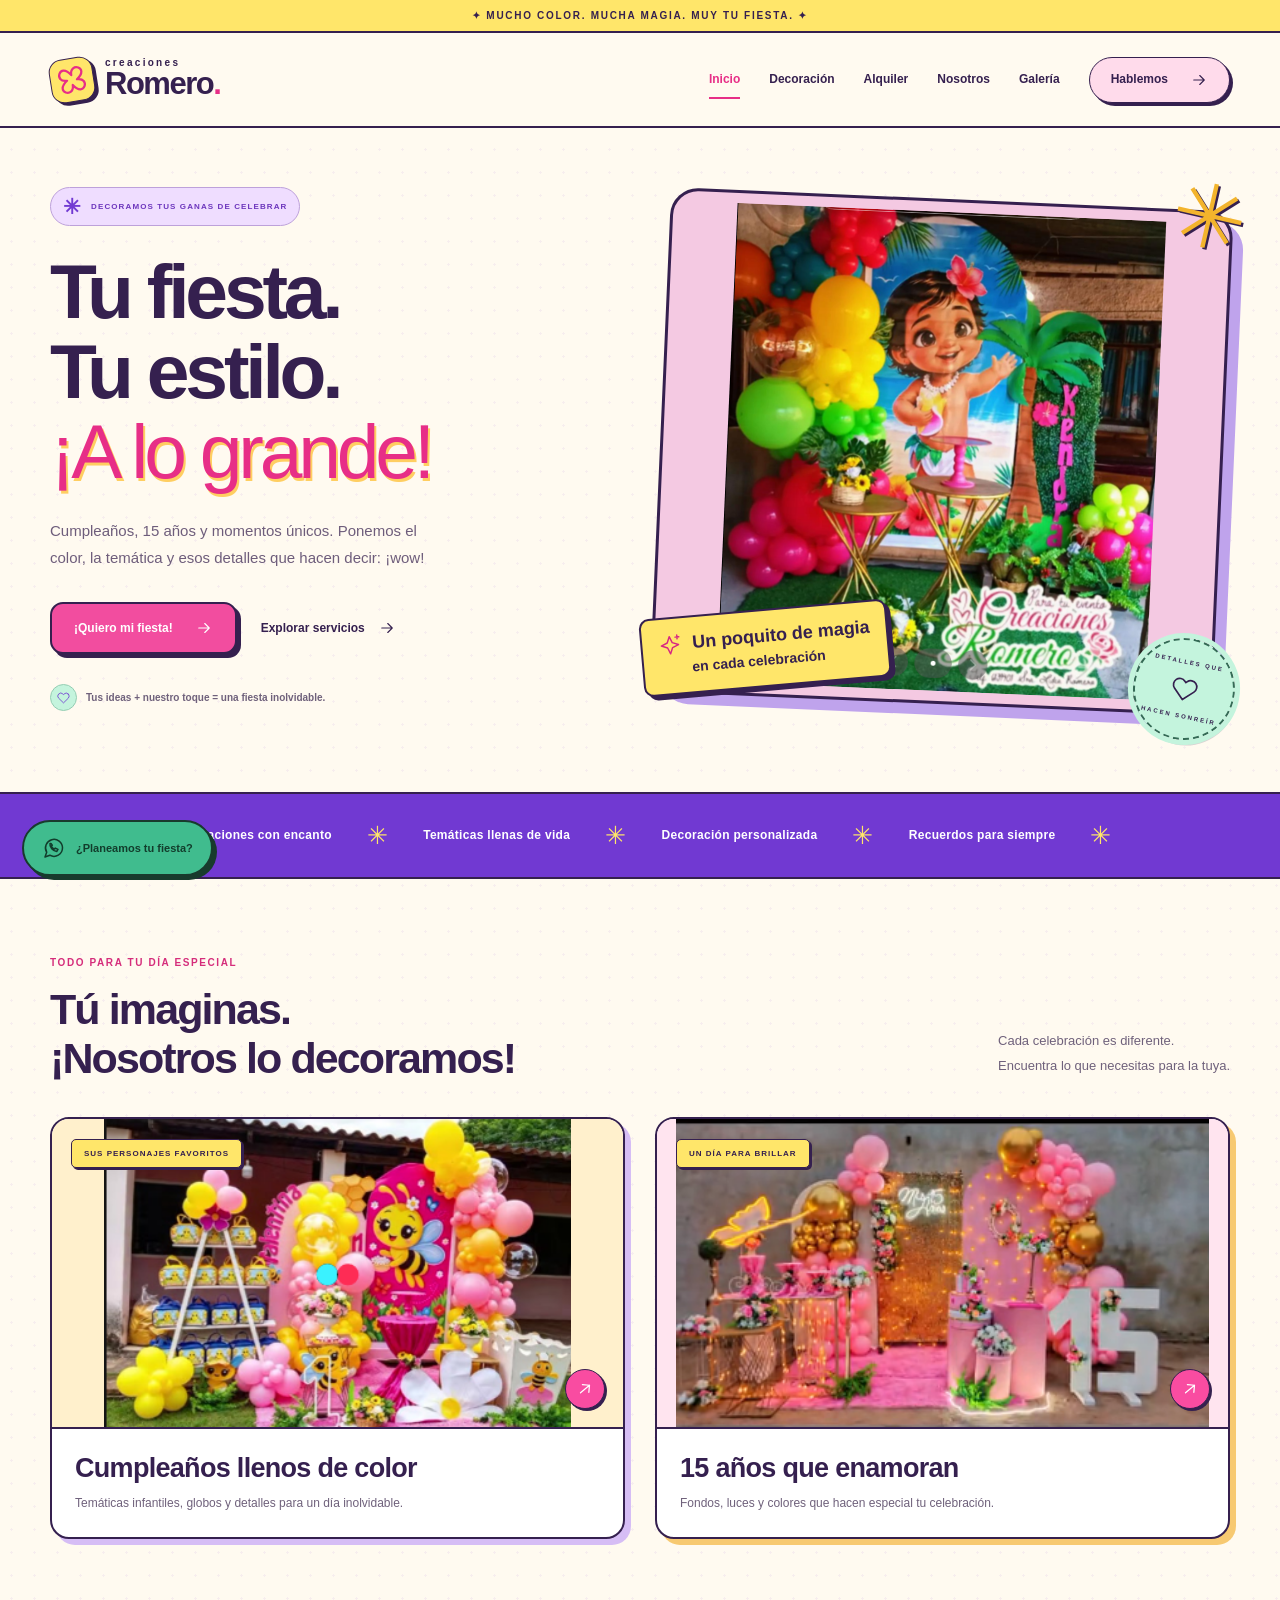
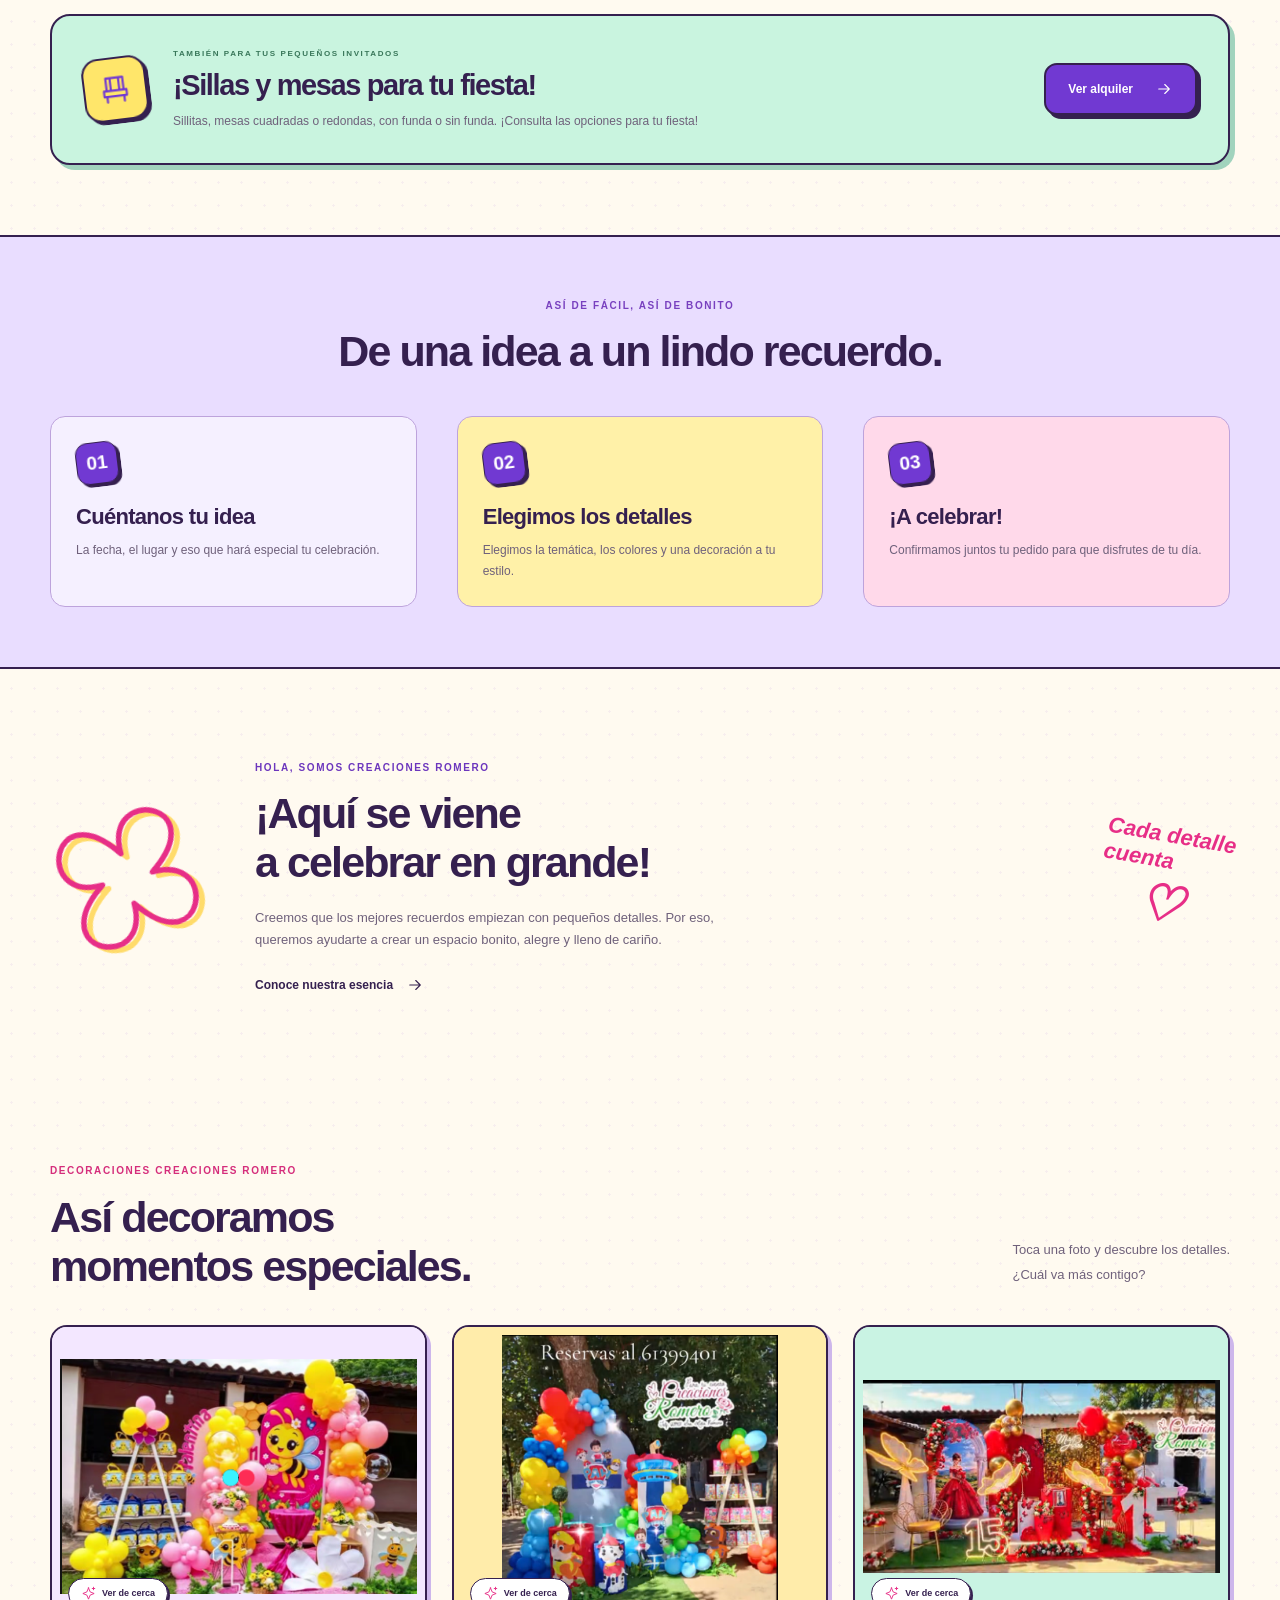
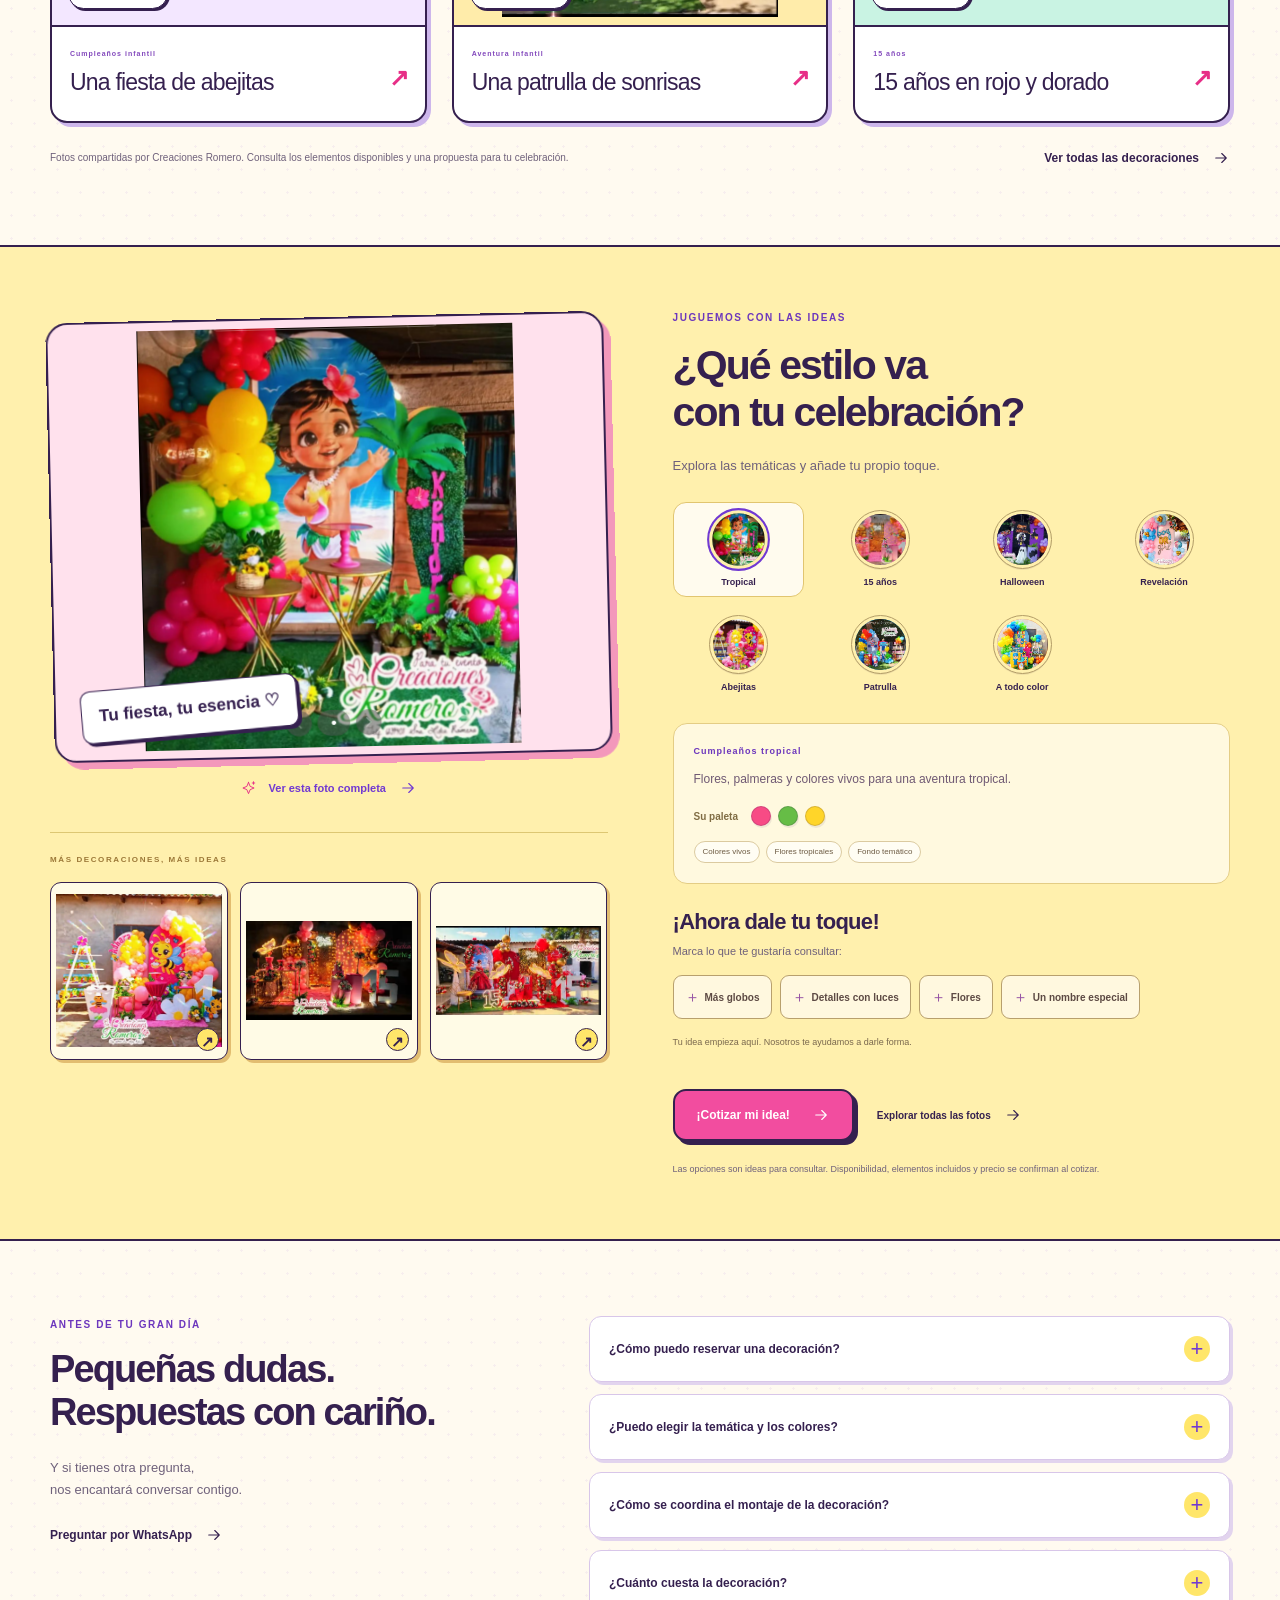
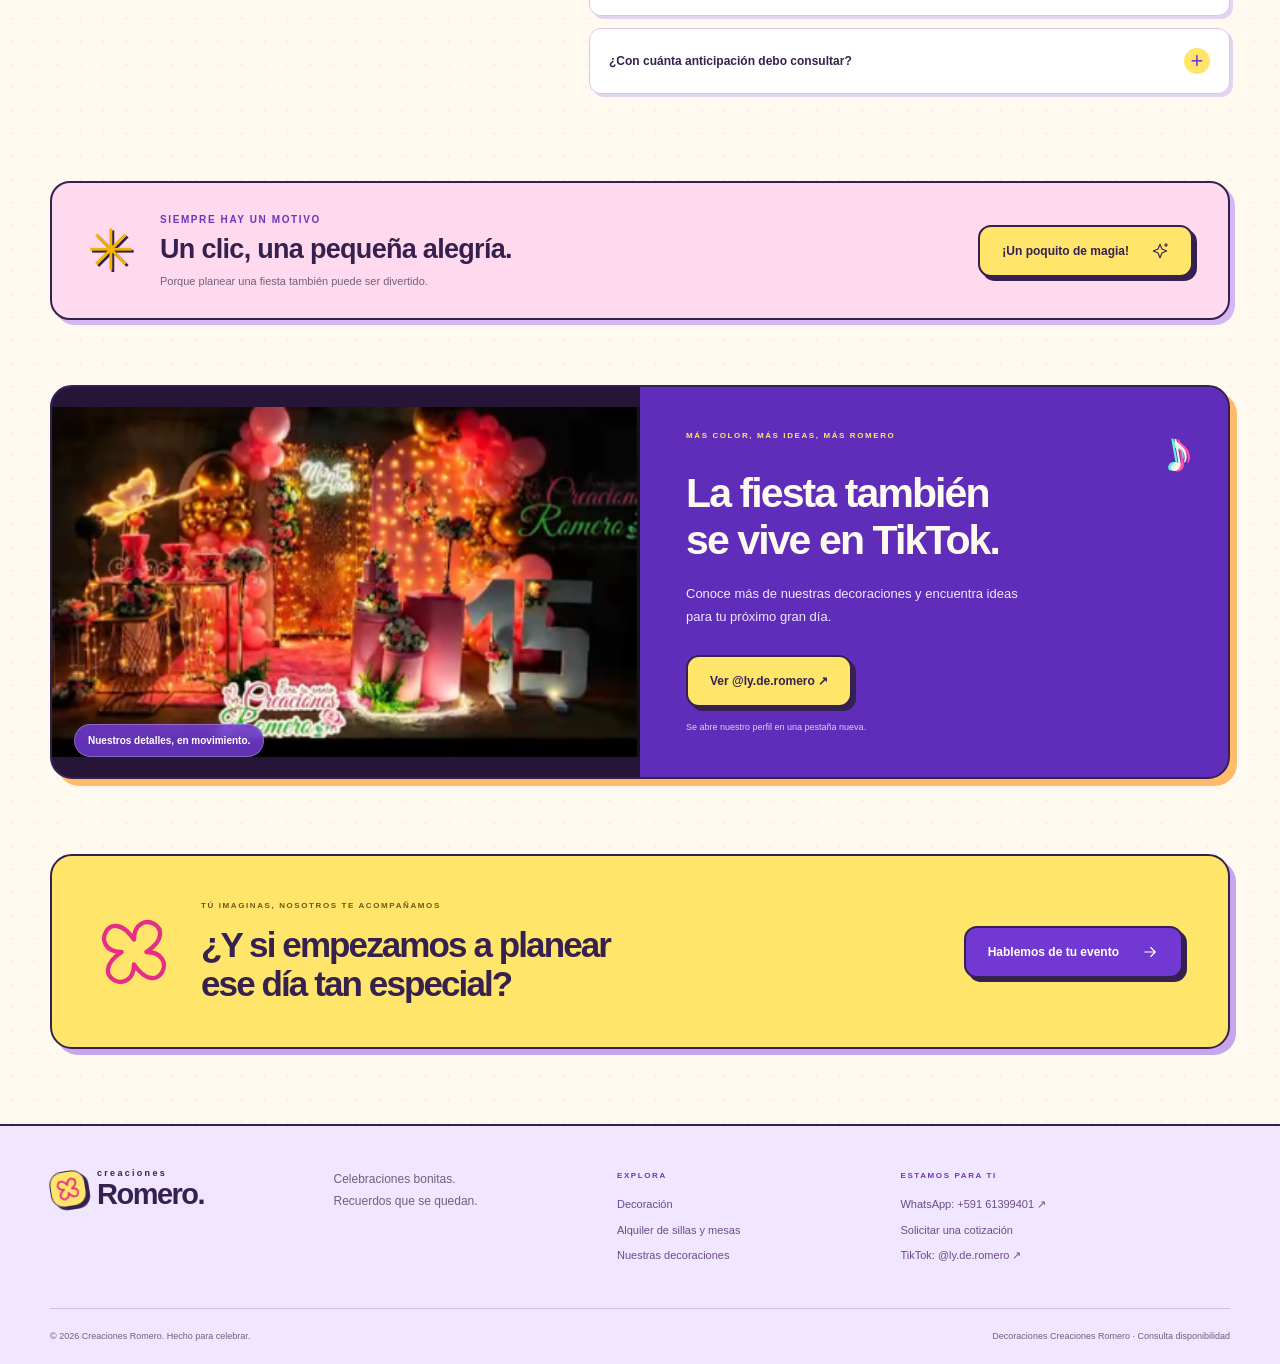
<file: index.html>
<!doctype html>
<html lang="es"><head><meta charset="utf-8"><meta http-equiv="Cache-Control" content="no-cache, no-store, must-revalidate"><meta name="viewport" content="width=device-width, initial-scale=1"><meta name="theme-color" content="#7139d2"><meta name="description" content="Creaciones Romero: decoraciones para cumpleaños infantiles, 15 años, revelaciones de género y fiestas temáticas. Consulta disponibilidad y cotiza tu evento por WhatsApp al +591 61399401."><title>Creaciones Romero · Celebraciones con encanto</title><link rel="icon" href="assets/favicon.svg" type="image/svg+xml"><link rel="stylesheet" href="styles.css?v=fiesta-sin-clave-17"><link rel="stylesheet" href="festive.css?v=fiesta-sin-clave-17"><script src="inquiries.js?v=fiesta-sin-clave-17" defer></script><script src="app.js?v=fiesta-sin-clave-17" defer></script><script src="effects.js?v=fiesta-sin-clave-17" defer></script><script src="extras.js?v=fiesta-sin-clave-17" defer></script><script src="transitions.js?v=fiesta-sin-clave-17" defer></script><script src="motion.js?v=fiesta-sin-clave-17" defer></script><script src="calendar.js?v=fiesta-sin-clave-17" defer></script><script src="music.js?v=fiesta-sin-clave-17" defer></script></head><body><div id="app"></div><noscript>Creaciones Romero — Decoraciones para eventos. Activa JavaScript para explorar el sitio o contacta por WhatsApp: <a href="https://wa.me/59161399401">+591 61399401</a>.</noscript><!-- Elfsight AI Chatbot | Untitled AI Chatbot -->
<script src="https://elfsightcdn.com/platform.js" async></script>
<div class="elfsight-app-d31726a3-5c9f-4aeb-be64-96833737fe04" data-elfsight-app-lazy></div>
</body></html>
</file>
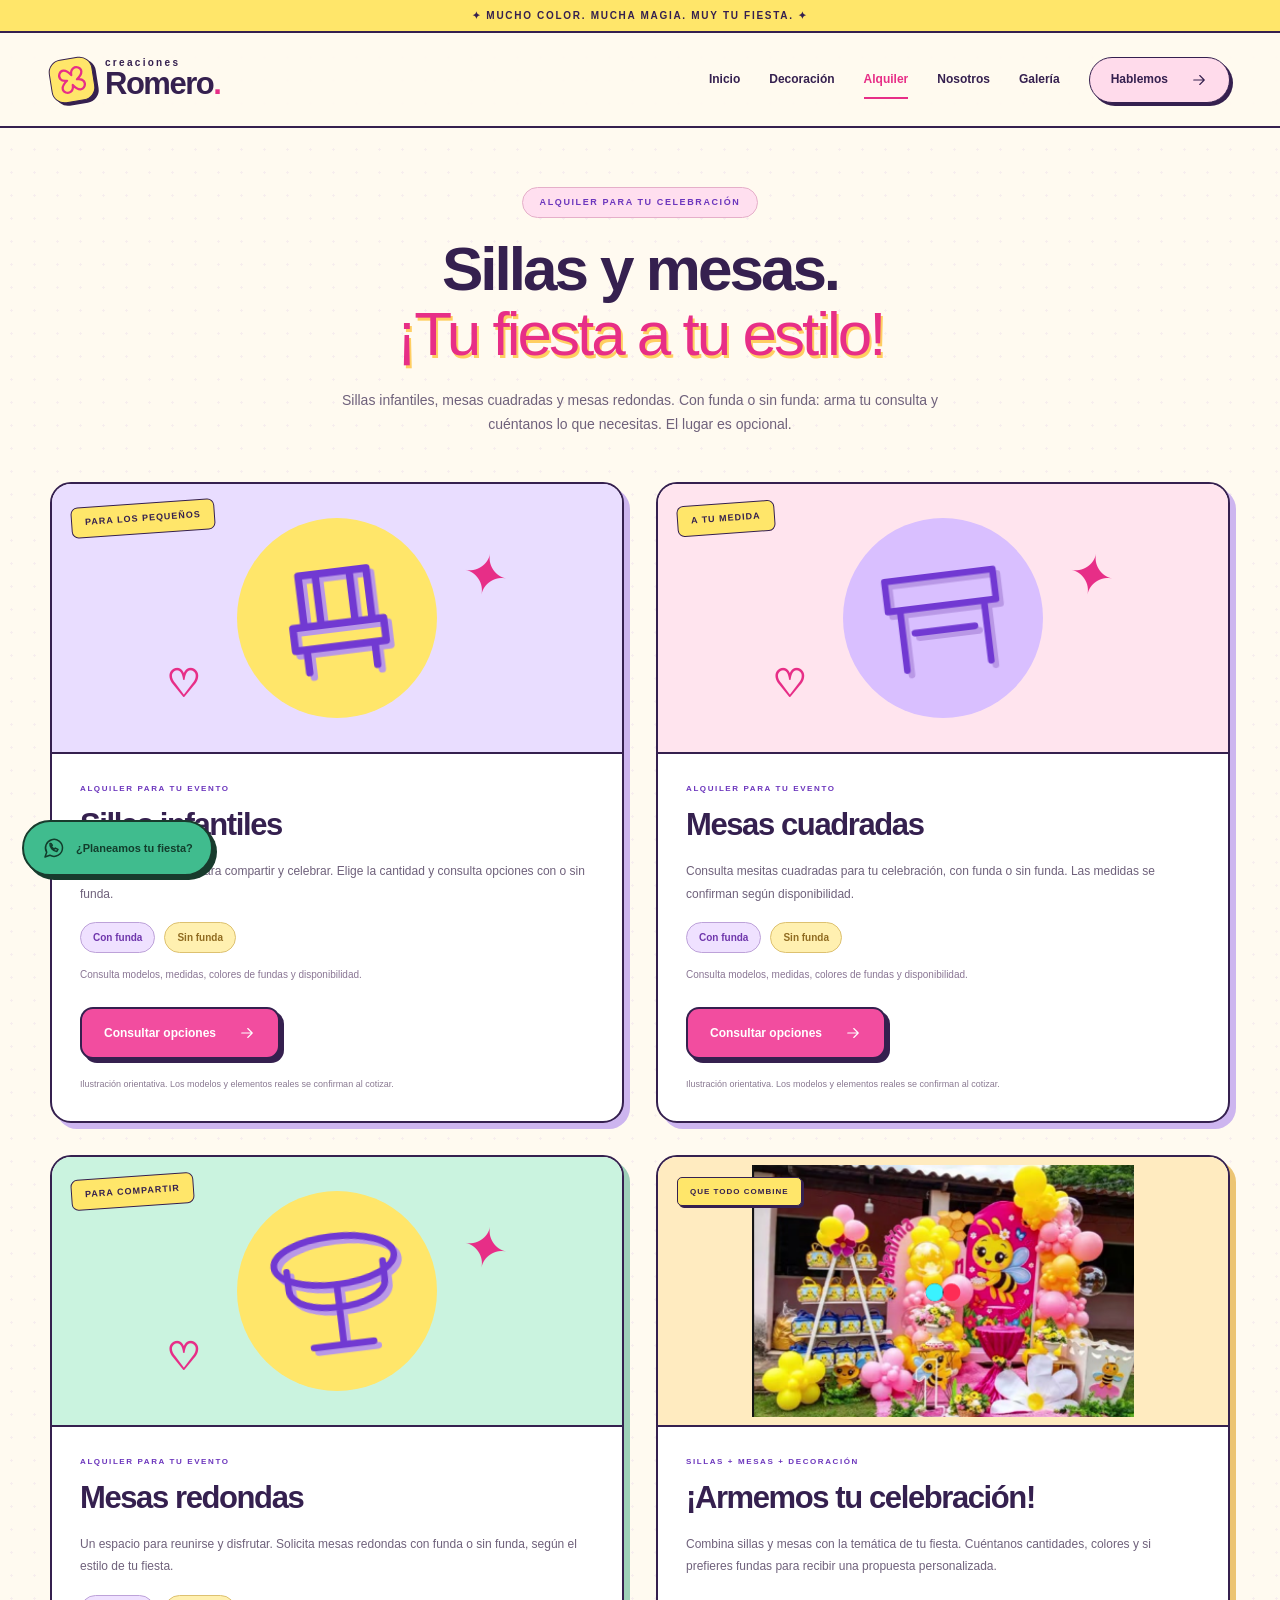
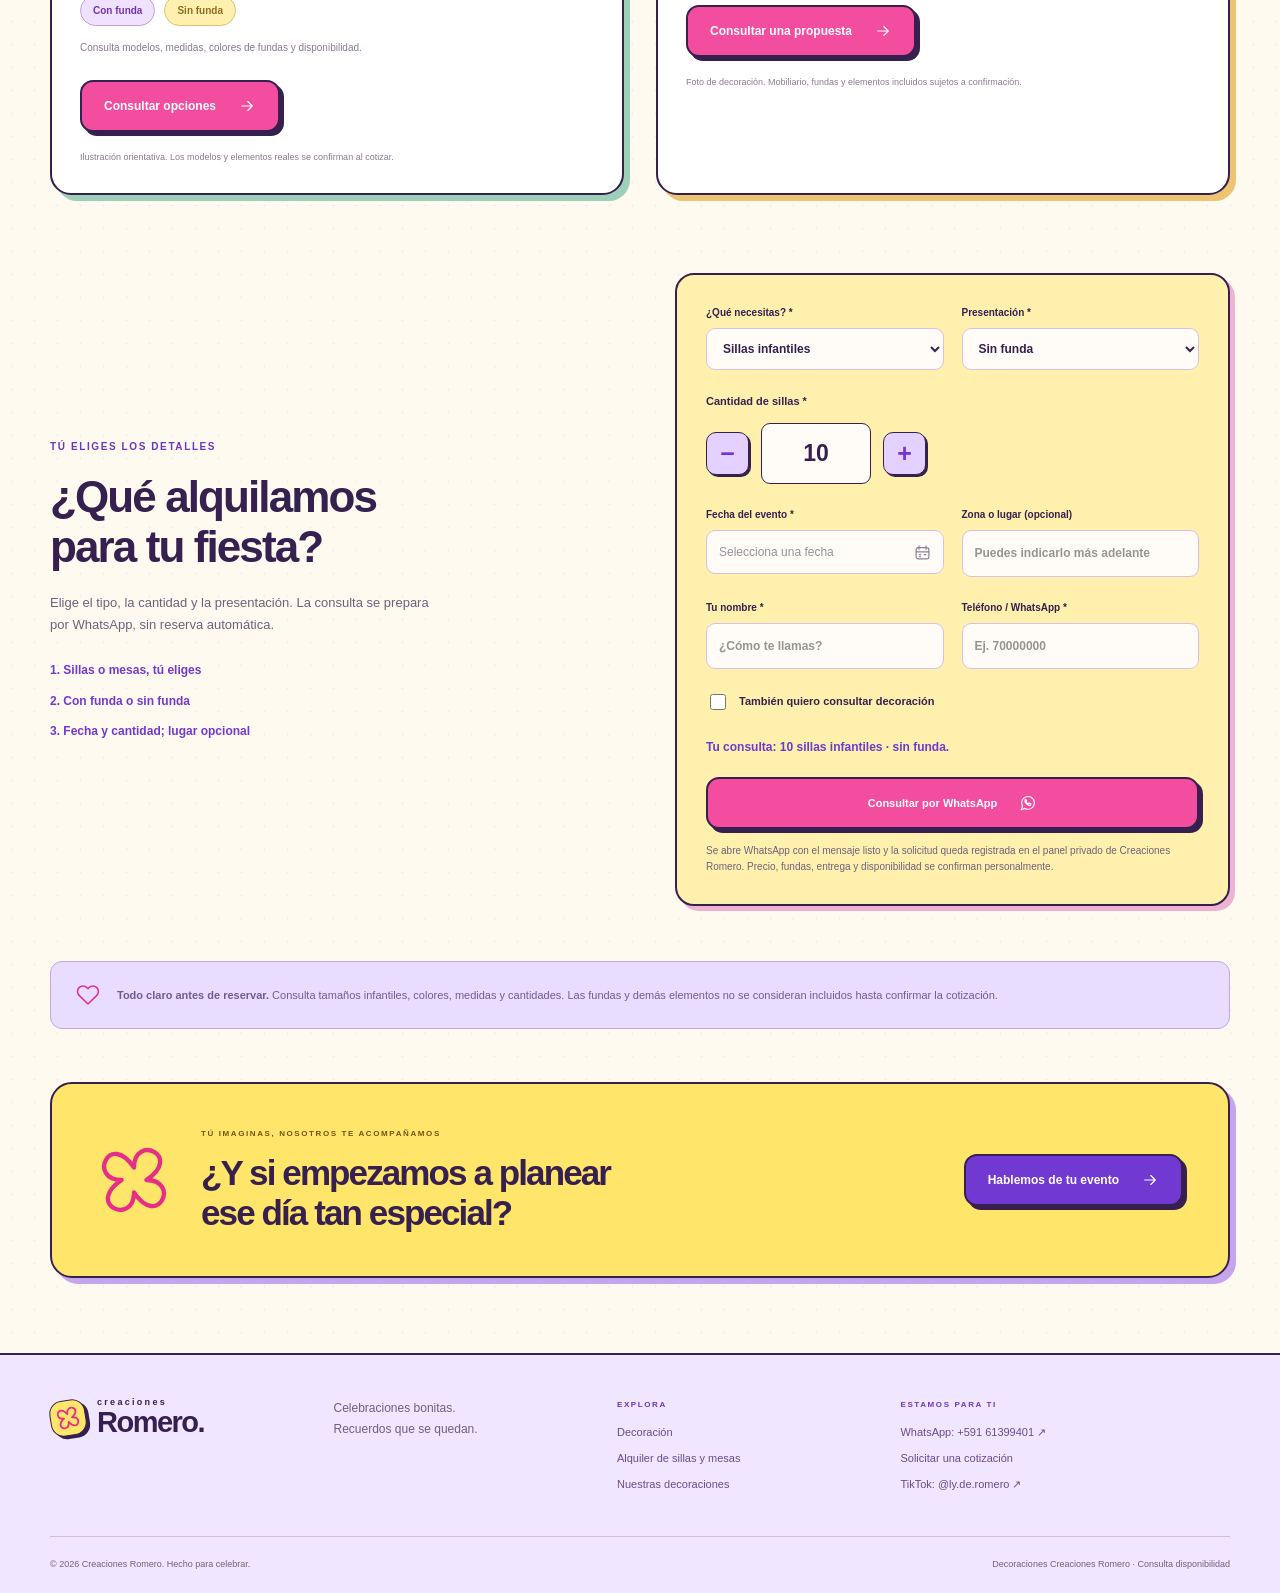
<file: alquiler.html>
<!doctype html>
<html lang="es"><head><meta charset="utf-8"><meta http-equiv="Cache-Control" content="no-cache, no-store, must-revalidate"><meta name="viewport" content="width=device-width, initial-scale=1"><meta name="theme-color" content="#7139d2"><meta name="description" content="Creaciones Romero: decoraciones para cumpleaños infantiles, 15 años, revelaciones de género y fiestas temáticas. Consulta disponibilidad y cotiza tu evento por WhatsApp al +591 61399401."><title>Alquiler de sillas y mesas · Creaciones Romero</title><link rel="icon" href="assets/favicon.svg" type="image/svg+xml"><link rel="stylesheet" href="styles.css?v=fiesta-sin-clave-17"><link rel="stylesheet" href="festive.css?v=fiesta-sin-clave-17"><script src="inquiries.js?v=fiesta-sin-clave-17" defer></script><script src="app.js?v=fiesta-sin-clave-17" defer></script><script src="effects.js?v=fiesta-sin-clave-17" defer></script><script src="extras.js?v=fiesta-sin-clave-17" defer></script><script src="transitions.js?v=fiesta-sin-clave-17" defer></script><script src="motion.js?v=fiesta-sin-clave-17" defer></script><script src="calendar.js?v=fiesta-sin-clave-17" defer></script><script src="music.js?v=fiesta-sin-clave-17" defer></script></head><body><div id="app"></div><noscript>Creaciones Romero — Decoraciones para eventos. Activa JavaScript para explorar el sitio o contacta por WhatsApp: <a href="https://wa.me/59161399401">+591 61399401</a>.</noscript><!-- Elfsight AI Chatbot | Untitled AI Chatbot -->
<script src="https://elfsightcdn.com/platform.js" async></script>
<div class="elfsight-app-d31726a3-5c9f-4aeb-be64-96833737fe04" data-elfsight-app-lazy></div>
</body></html>
</file>
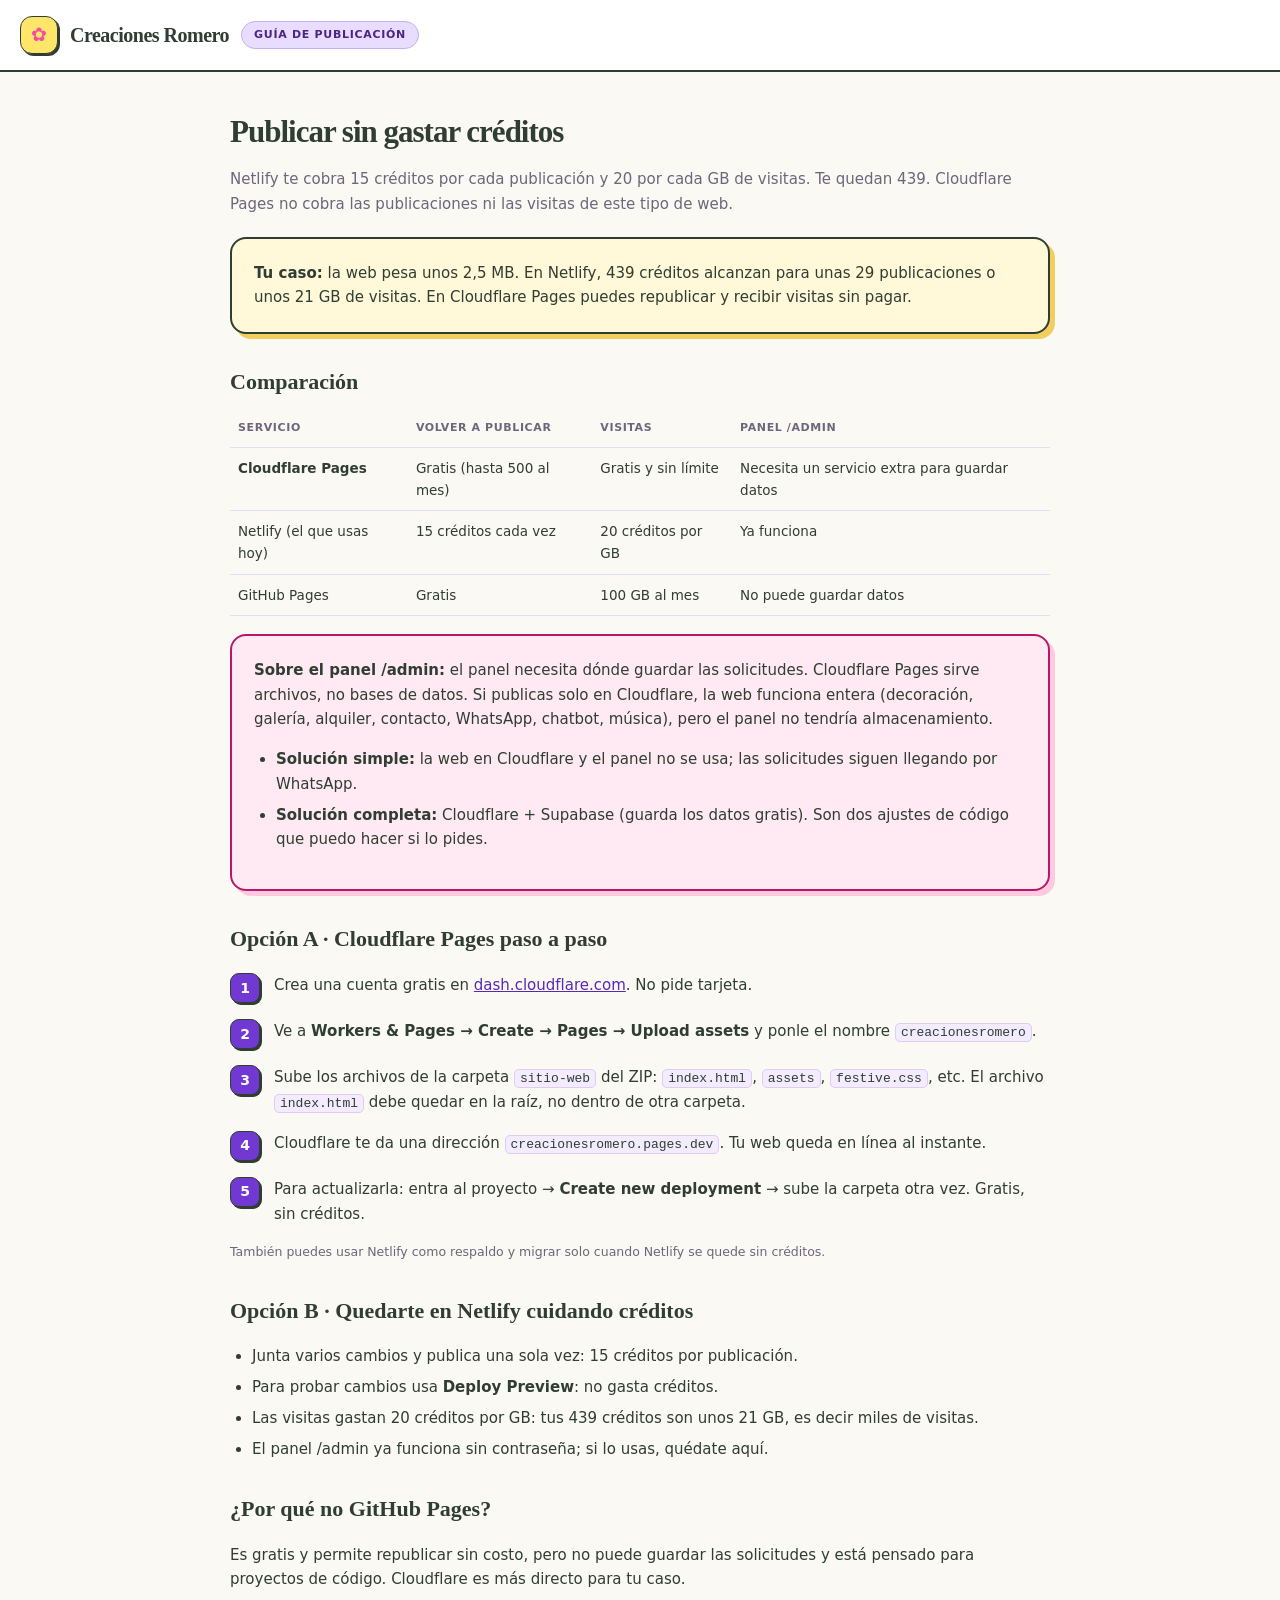
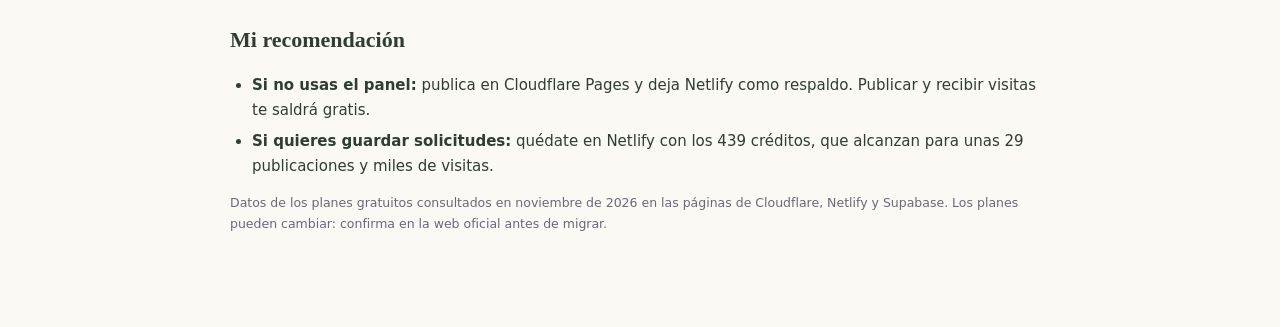
<file: como-publicar-gratis.html>
<!doctype html>
<html lang="es"><head><meta charset="utf-8"><meta name="viewport" content="width=device-width, initial-scale=1"><title>Dónde publicar sin créditos · Creaciones Romero</title>
<style>
:root{--ink:#303d32;--violet:#7139d2;--pink:#f24d9f;--yellow:#ffe66a;--cream:#faf9f3}
*{box-sizing:border-box}body{margin:0;font-family:'Segoe UI',system-ui,Arial,sans-serif;background:var(--cream);color:var(--ink);line-height:1.65;font-size:15px}
header{background:#fff;border-bottom:2px solid var(--ink);padding:16px 20px;display:flex;align-items:center;gap:12px;flex-wrap:wrap}
header i{display:grid;place-items:center;width:38px;height:38px;border-radius:12px;background:var(--yellow);border:1.5px solid var(--ink);box-shadow:2px 2px 0 var(--ink);font-style:normal;font-size:19px;color:var(--pink)}
header b{font-family:Georgia,serif;font-size:20px;letter-spacing:-.5px}
.tag{display:inline-block;background:#e9ddff;border:1px solid #c9aef0;color:#4b2585;border-radius:20px;padding:4px 12px;font-size:11px;font-weight:800;letter-spacing:.7px;text-transform:uppercase}
main{max-width:860px;margin:0 auto;padding:28px 20px 80px}
h1{font-family:Georgia,serif;font-size:31px;letter-spacing:-1px;margin:6px 0 10px}
h2{font-family:Georgia,serif;font-size:22px;margin:30px 0 10px}
p.lead{color:#6f657c;margin:0 0 20px}
.card{background:#fff;border:2px solid var(--ink);border-radius:16px;box-shadow:5px 5px 0 #d9c6f7;padding:22px;margin:18px 0}
.card.highlight{background:#fff8d9;box-shadow:5px 5px 0 #f0cf5f}
.card.warn{background:#ffe9f2;box-shadow:5px 5px 0 #ffc9e0;border-color:#b9176b}
table{width:100%;border-collapse:collapse;font-size:13.5px;margin:10px 0}
th,td{border-bottom:1px solid #e6dcf3;padding:9px 8px;text-align:left;vertical-align:top}
th{font-size:11px;letter-spacing:.6px;text-transform:uppercase;color:#6f657c}
code{background:#f3ecff;border:1px solid #ddccf3;border-radius:5px;padding:1px 5px;font-size:13px}
ul,ol{padding-left:22px}li{margin:6px 0}
.step{display:flex;gap:14px;margin:16px 0}
.step b{flex:0 0 30px;height:30px;display:grid;place-items:center;background:var(--violet);color:#fff;border-radius:9px;border:1.5px solid var(--ink);box-shadow:2px 2px 0 var(--ink);font-size:14px}
.small{font-size:12.5px;color:#6f657c}
a{color:#5b28b5}
@media(max-width:600px){h1{font-size:26px}table{font-size:12.5px}}
</style></head>
<body>
<header><i>✿</i><b>Creaciones Romero</b> <span class="tag">Guía de publicación</span></header>
<main>
<h1>Publicar sin gastar créditos</h1>
<p class="lead">Netlify te cobra 15 créditos por cada publicación y 20 por cada GB de visitas. Te quedan 439. Cloudflare Pages no cobra las publicaciones ni las visitas de este tipo de web.</p>

<div class="card highlight"><strong>Tu caso:</strong> la web pesa unos 2,5 MB. En Netlify, 439 créditos alcanzan para unas 29 publicaciones o unos 21 GB de visitas. En Cloudflare Pages puedes republicar y recibir visitas sin pagar.</div>

<h2>Comparación</h2>
<table>
<tr><th>Servicio</th><th>Volver a publicar</th><th>Visitas</th><th>Panel /admin</th></tr>
<tr><td><strong>Cloudflare Pages</strong></td><td>Gratis (hasta 500 al mes)</td><td>Gratis y sin límite</td><td>Necesita un servicio extra para guardar datos</td></tr>
<tr><td>Netlify (el que usas hoy)</td><td>15 créditos cada vez</td><td>20 créditos por GB</td><td>Ya funciona</td></tr>
<tr><td>GitHub Pages</td><td>Gratis</td><td>100 GB al mes</td><td>No puede guardar datos</td></tr>
</table>

<div class="card warn"><strong>Sobre el panel /admin:</strong> el panel necesita dónde guardar las solicitudes. Cloudflare Pages sirve archivos, no bases de datos. Si publicas solo en Cloudflare, la web funciona entera (decoración, galería, alquiler, contacto, WhatsApp, chatbot, música), pero el panel no tendría almacenamiento.
<ul>
<li><strong>Solución simple:</strong> la web en Cloudflare y el panel no se usa; las solicitudes siguen llegando por WhatsApp.</li>
<li><strong>Solución completa:</strong> Cloudflare + Supabase (guarda los datos gratis). Son dos ajustes de código que puedo hacer si lo pides.</li>
</ul></div>

<h2>Opción A · Cloudflare Pages paso a paso</h2>
<div class="step"><b>1</b><div>Crea una cuenta gratis en <a href="https://dash.cloudflare.com/sign-up" target="_blank" rel="noopener">dash.cloudflare.com</a>. No pide tarjeta.</div></div>
<div class="step"><b>2</b><div>Ve a <strong>Workers &amp; Pages → Create → Pages → Upload assets</strong> y ponle el nombre <code>creacionesromero</code>.</div></div>
<div class="step"><b>3</b><div>Sube los archivos de la carpeta <code>sitio-web</code> del ZIP: <code>index.html</code>, <code>assets</code>, <code>festive.css</code>, etc. El archivo <code>index.html</code> debe quedar en la raíz, no dentro de otra carpeta.</div></div>
<div class="step"><b>4</b><div>Cloudflare te da una dirección <code>creacionesromero.pages.dev</code>. Tu web queda en línea al instante.</div></div>
<div class="step"><b>5</b><div>Para actualizarla: entra al proyecto → <strong>Create new deployment</strong> → sube la carpeta otra vez. Gratis, sin créditos.</div></div>
<p class="small">También puedes usar Netlify como respaldo y migrar solo cuando Netlify se quede sin créditos.</p>

<h2>Opción B · Quedarte en Netlify cuidando créditos</h2>
<ul>
<li>Junta varios cambios y publica una sola vez: 15 créditos por publicación.</li>
<li>Para probar cambios usa <strong>Deploy Preview</strong>: no gasta créditos.</li>
<li>Las visitas gastan 20 créditos por GB: tus 439 créditos son unos 21 GB, es decir miles de visitas.</li>
<li>El panel /admin ya funciona sin contraseña; si lo usas, quédate aquí.</li>
</ul>

<h2>¿Por qué no GitHub Pages?</h2>
<p>Es gratis y permite republicar sin costo, pero no puede guardar las solicitudes y está pensado para proyectos de código. Cloudflare es más directo para tu caso.</p>

<h2>Mi recomendación</h2>
<ul>
<li><strong>Si no usas el panel:</strong> publica en Cloudflare Pages y deja Netlify como respaldo. Publicar y recibir visitas te saldrá gratis.</li>
<li><strong>Si quieres guardar solicitudes:</strong> quédate en Netlify con los 439 créditos, que alcanzan para unas 29 publicaciones y miles de visitas.</li>
</ul>
<p class="small">Datos de los planes gratuitos consultados en noviembre de 2026 en las páginas de Cloudflare, Netlify y Supabase. Los planes pueden cambiar: confirma en la web oficial antes de migrar.</p>
</main>
</body></html>
</file>
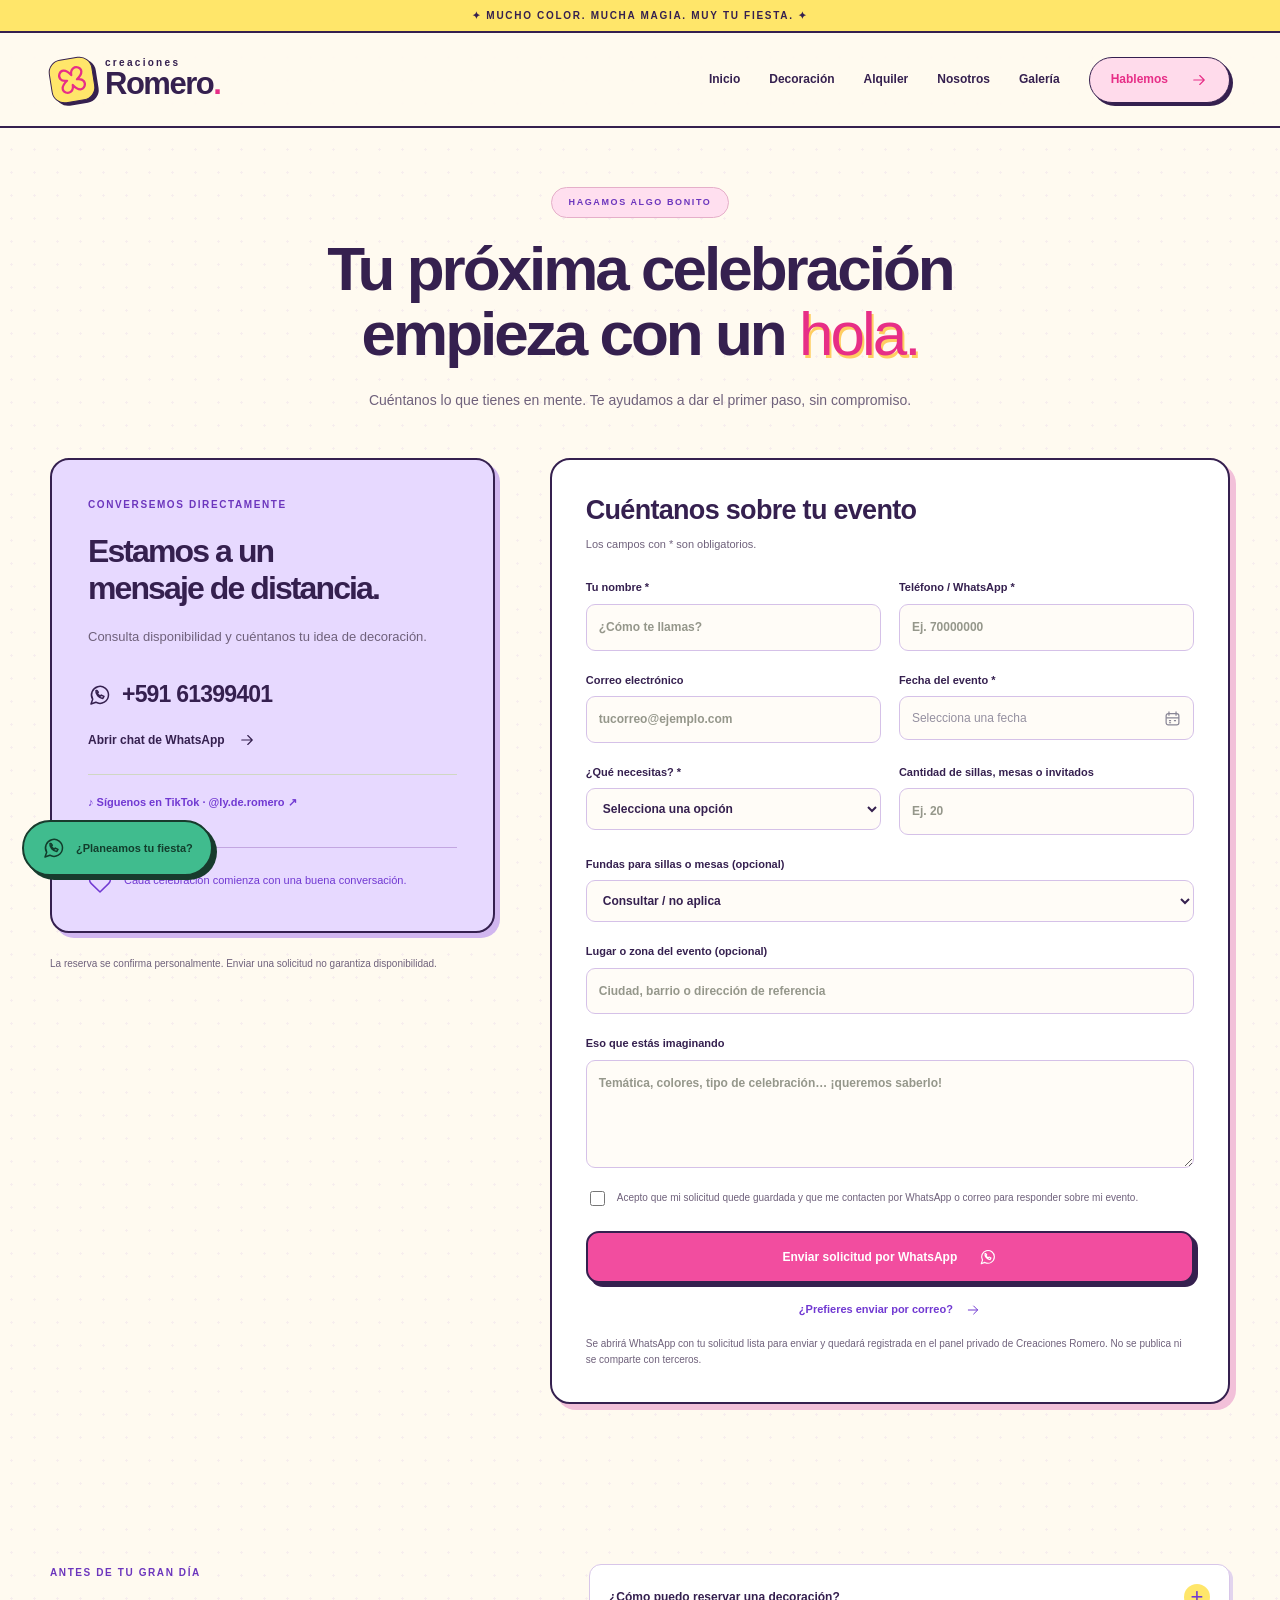
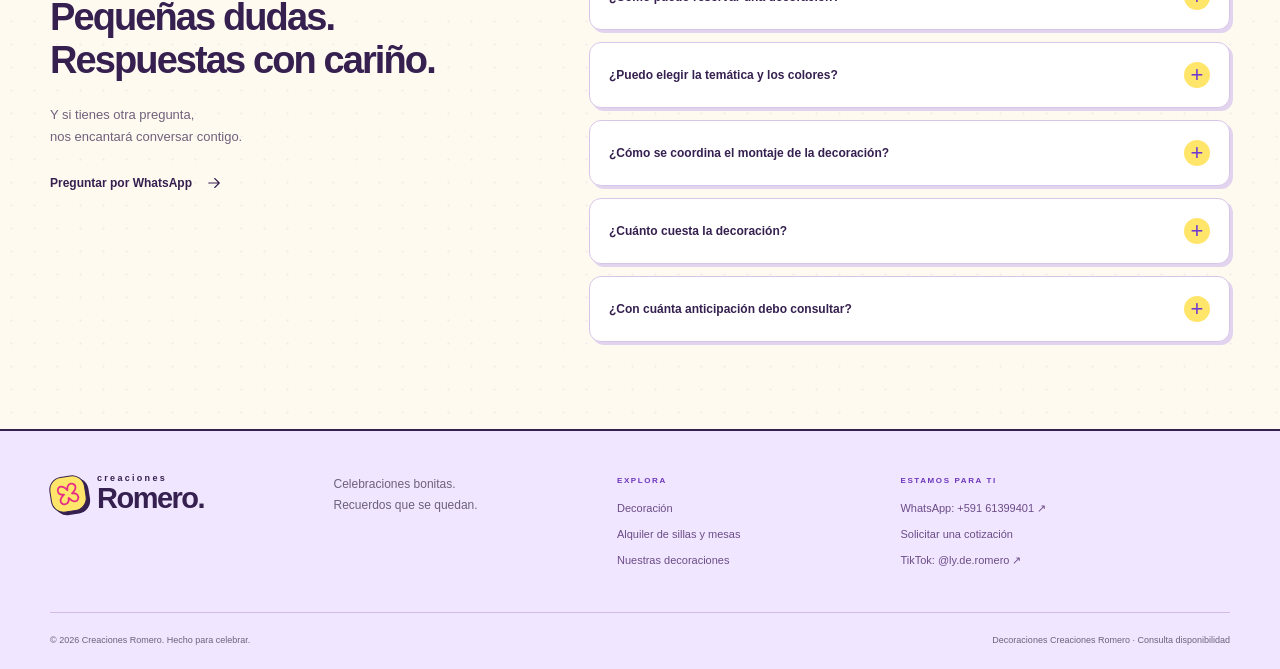
<file: contacto.html>
<!doctype html>
<html lang="es"><head><meta charset="utf-8"><meta http-equiv="Cache-Control" content="no-cache, no-store, must-revalidate"><meta name="viewport" content="width=device-width, initial-scale=1"><meta name="theme-color" content="#7139d2"><meta name="description" content="Creaciones Romero: decoraciones para cumpleaños infantiles, 15 años, revelaciones de género y fiestas temáticas. Consulta disponibilidad y cotiza tu evento por WhatsApp al +591 61399401."><title>Cotiza tu evento · Creaciones Romero</title><link rel="icon" href="assets/favicon.svg" type="image/svg+xml"><link rel="stylesheet" href="styles.css?v=fiesta-sin-clave-17"><link rel="stylesheet" href="festive.css?v=fiesta-sin-clave-17"><script src="inquiries.js?v=fiesta-sin-clave-17" defer></script><script src="app.js?v=fiesta-sin-clave-17" defer></script><script src="effects.js?v=fiesta-sin-clave-17" defer></script><script src="extras.js?v=fiesta-sin-clave-17" defer></script><script src="transitions.js?v=fiesta-sin-clave-17" defer></script><script src="motion.js?v=fiesta-sin-clave-17" defer></script><script src="calendar.js?v=fiesta-sin-clave-17" defer></script><script src="music.js?v=fiesta-sin-clave-17" defer></script></head><body><div id="app"></div><noscript>Creaciones Romero — Decoraciones para eventos. Activa JavaScript para explorar el sitio o contacta por WhatsApp: <a href="https://wa.me/59161399401">+591 61399401</a>.</noscript><!-- Elfsight AI Chatbot | Untitled AI Chatbot -->
<script src="https://elfsightcdn.com/platform.js" async></script>
<div class="elfsight-app-d31726a3-5c9f-4aeb-be64-96833737fe04" data-elfsight-app-lazy></div>
</body></html>
</file>
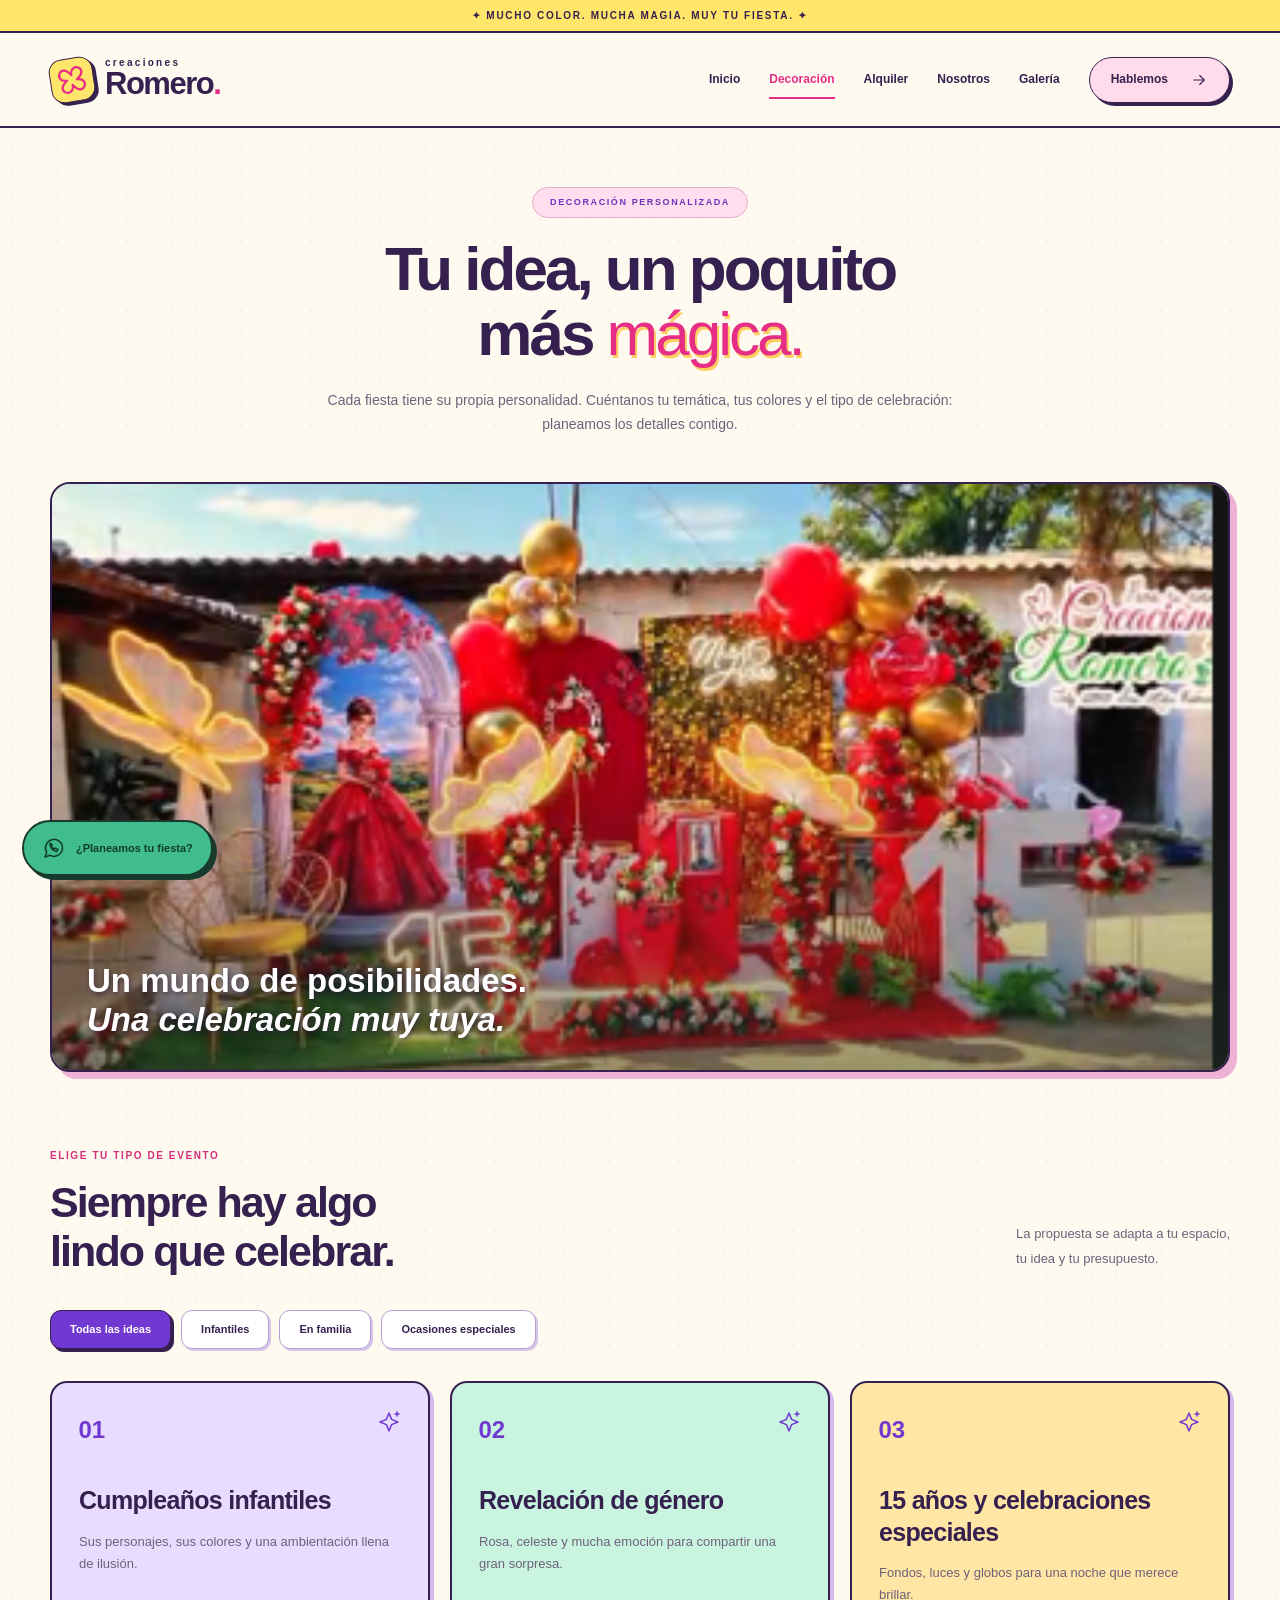
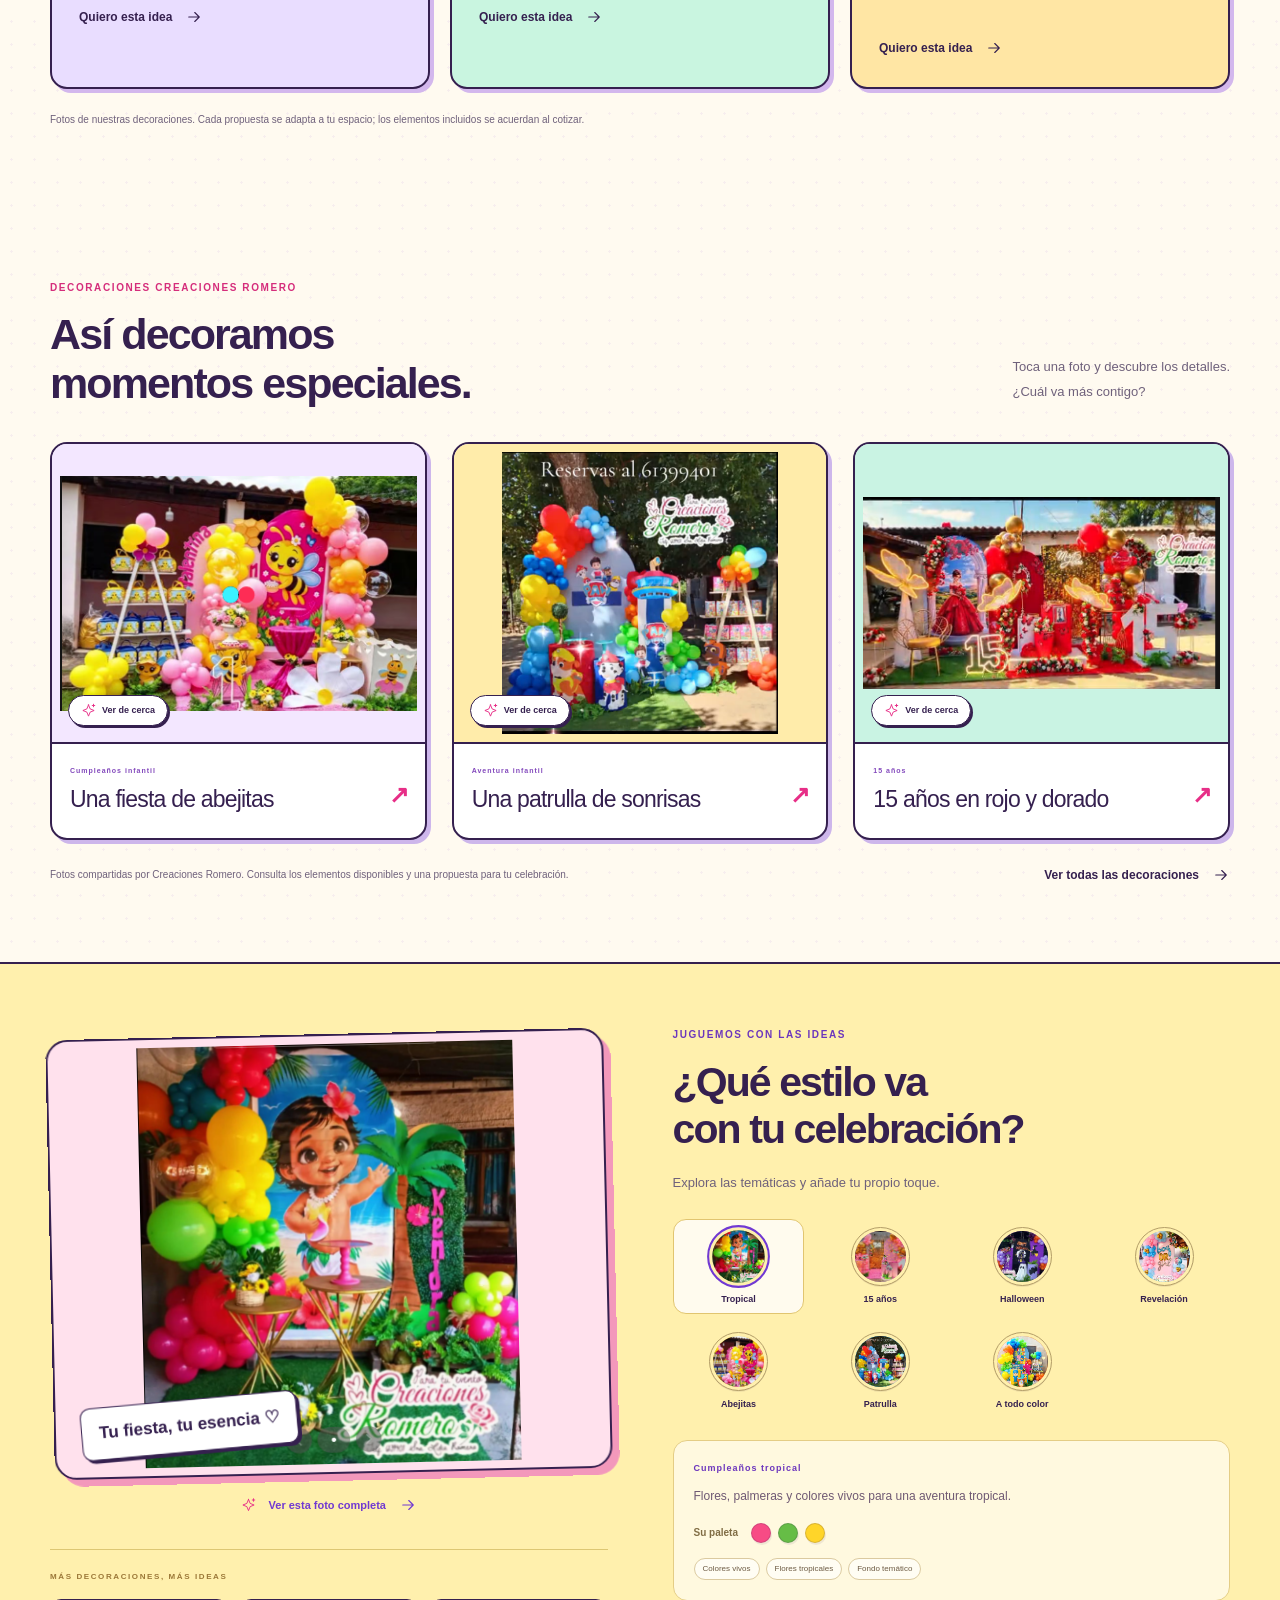
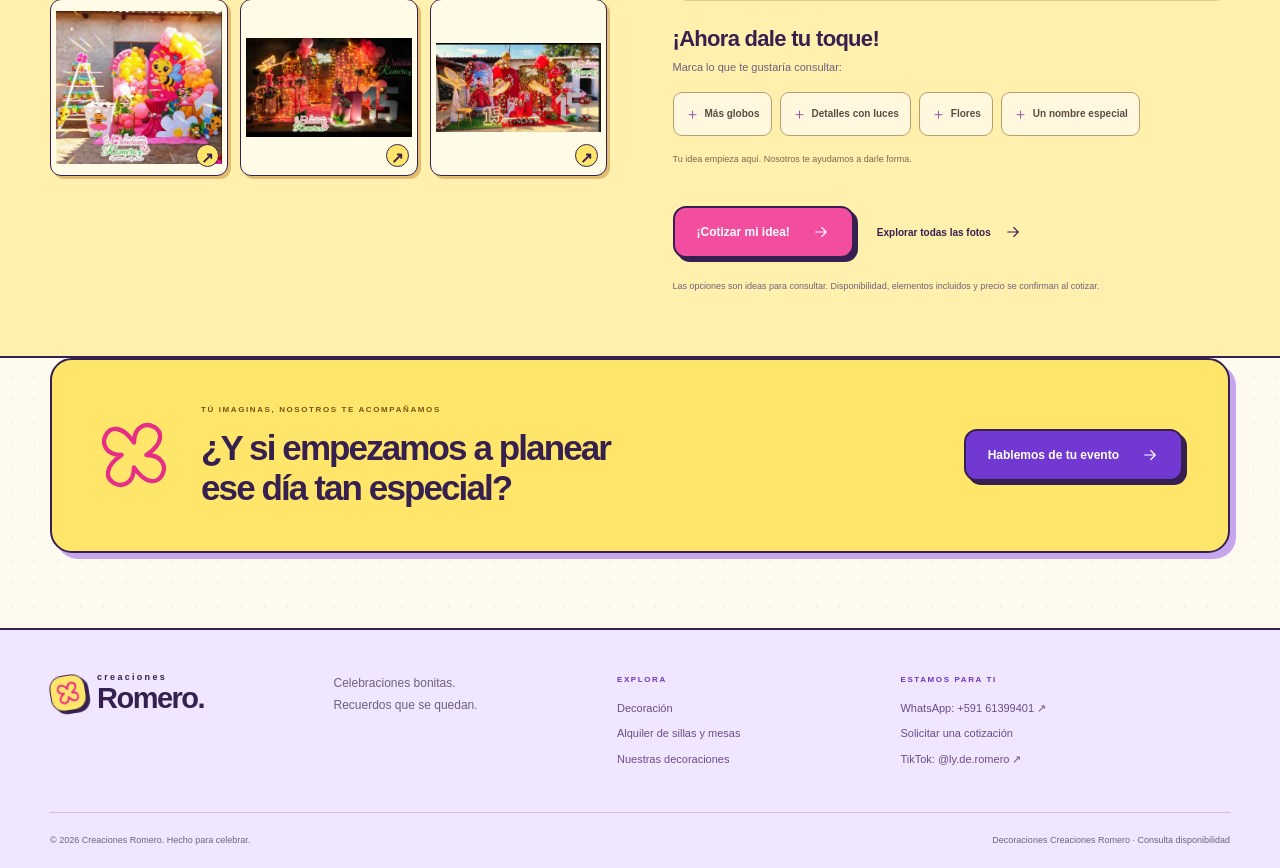
<file: decoracion.html>
<!doctype html>
<html lang="es"><head><meta charset="utf-8"><meta http-equiv="Cache-Control" content="no-cache, no-store, must-revalidate"><meta name="viewport" content="width=device-width, initial-scale=1"><meta name="theme-color" content="#7139d2"><meta name="description" content="Creaciones Romero: decoraciones para cumpleaños infantiles, 15 años, revelaciones de género y fiestas temáticas. Consulta disponibilidad y cotiza tu evento por WhatsApp al +591 61399401."><title>Decoración para eventos · Creaciones Romero</title><link rel="icon" href="assets/favicon.svg" type="image/svg+xml"><link rel="stylesheet" href="styles.css?v=fiesta-sin-clave-17"><link rel="stylesheet" href="festive.css?v=fiesta-sin-clave-17"><script src="inquiries.js?v=fiesta-sin-clave-17" defer></script><script src="app.js?v=fiesta-sin-clave-17" defer></script><script src="effects.js?v=fiesta-sin-clave-17" defer></script><script src="extras.js?v=fiesta-sin-clave-17" defer></script><script src="transitions.js?v=fiesta-sin-clave-17" defer></script><script src="motion.js?v=fiesta-sin-clave-17" defer></script><script src="calendar.js?v=fiesta-sin-clave-17" defer></script><script src="music.js?v=fiesta-sin-clave-17" defer></script></head><body><div id="app"></div><noscript>Creaciones Romero — Decoraciones para eventos. Activa JavaScript para explorar el sitio o contacta por WhatsApp: <a href="https://wa.me/59161399401">+591 61399401</a>.</noscript><!-- Elfsight AI Chatbot | Untitled AI Chatbot -->
<script src="https://elfsightcdn.com/platform.js" async></script>
<div class="elfsight-app-d31726a3-5c9f-4aeb-be64-96833737fe04" data-elfsight-app-lazy></div>
</body></html>
</file>
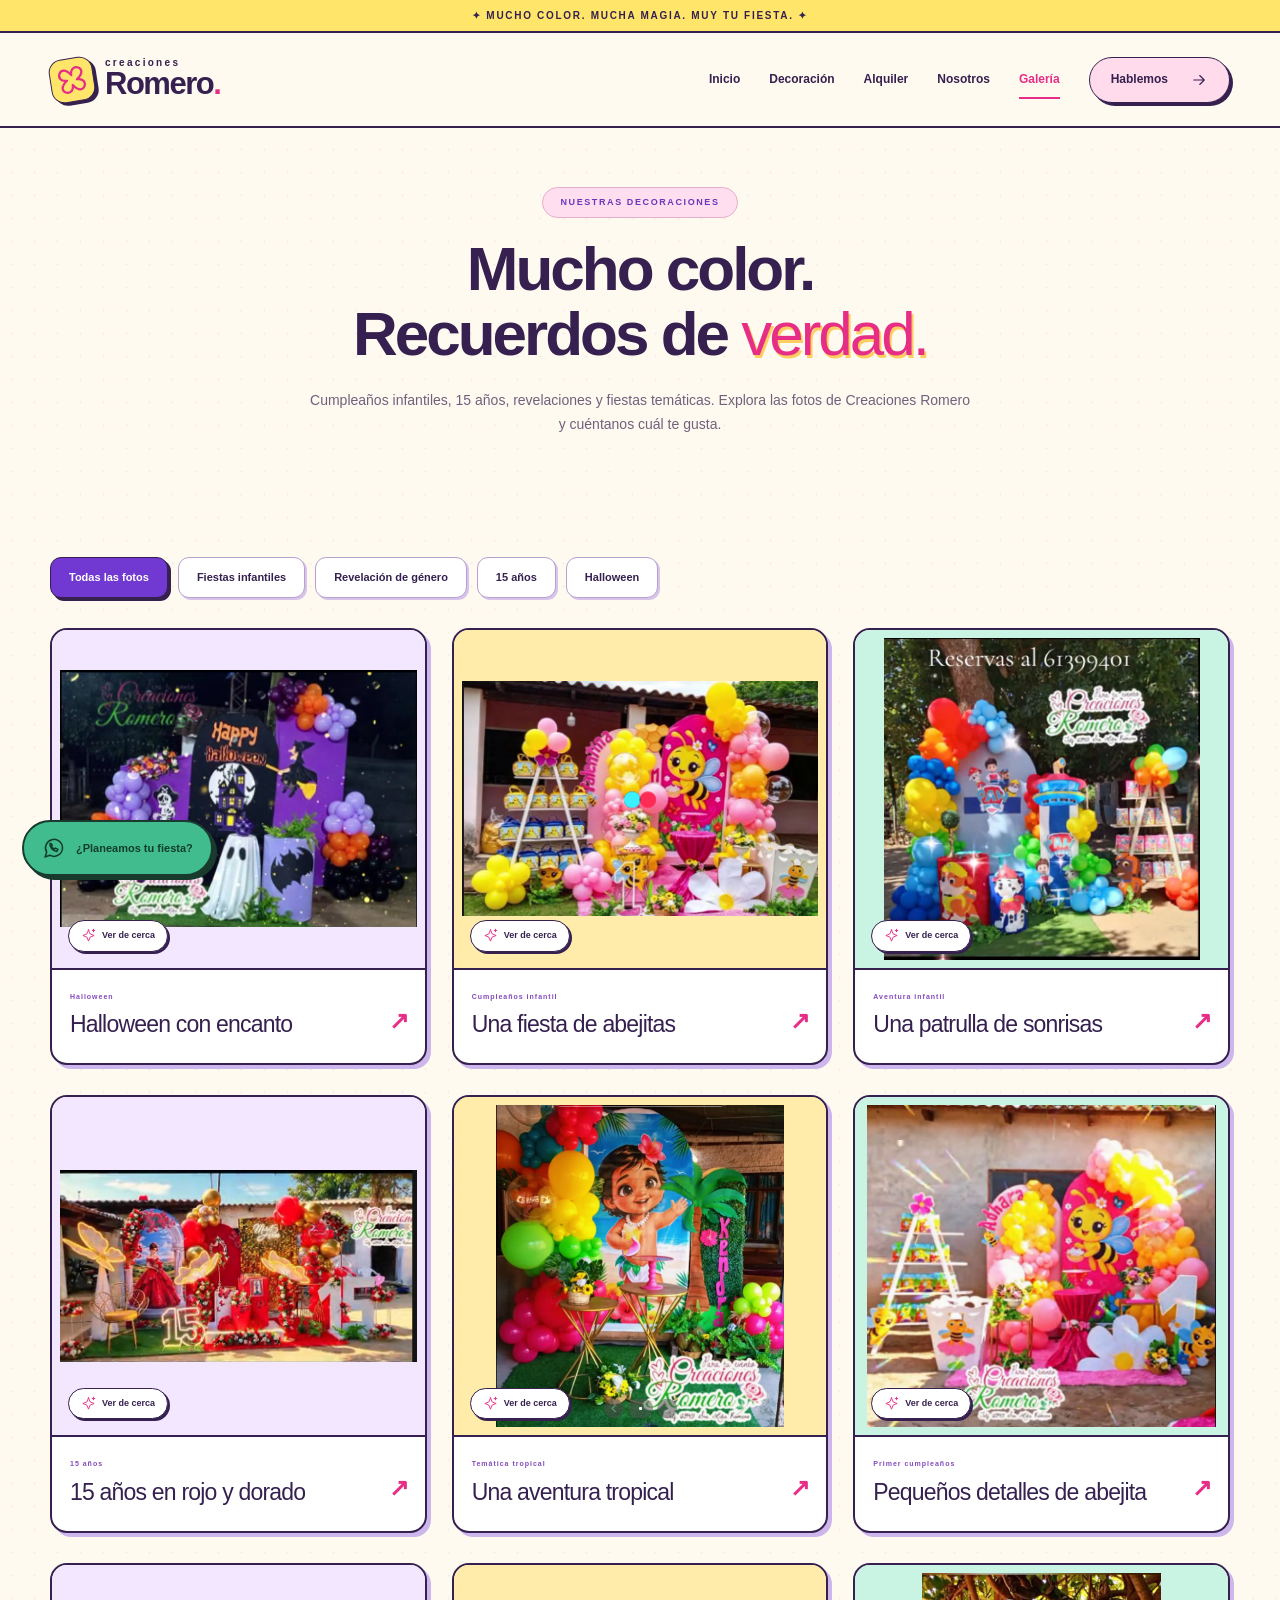
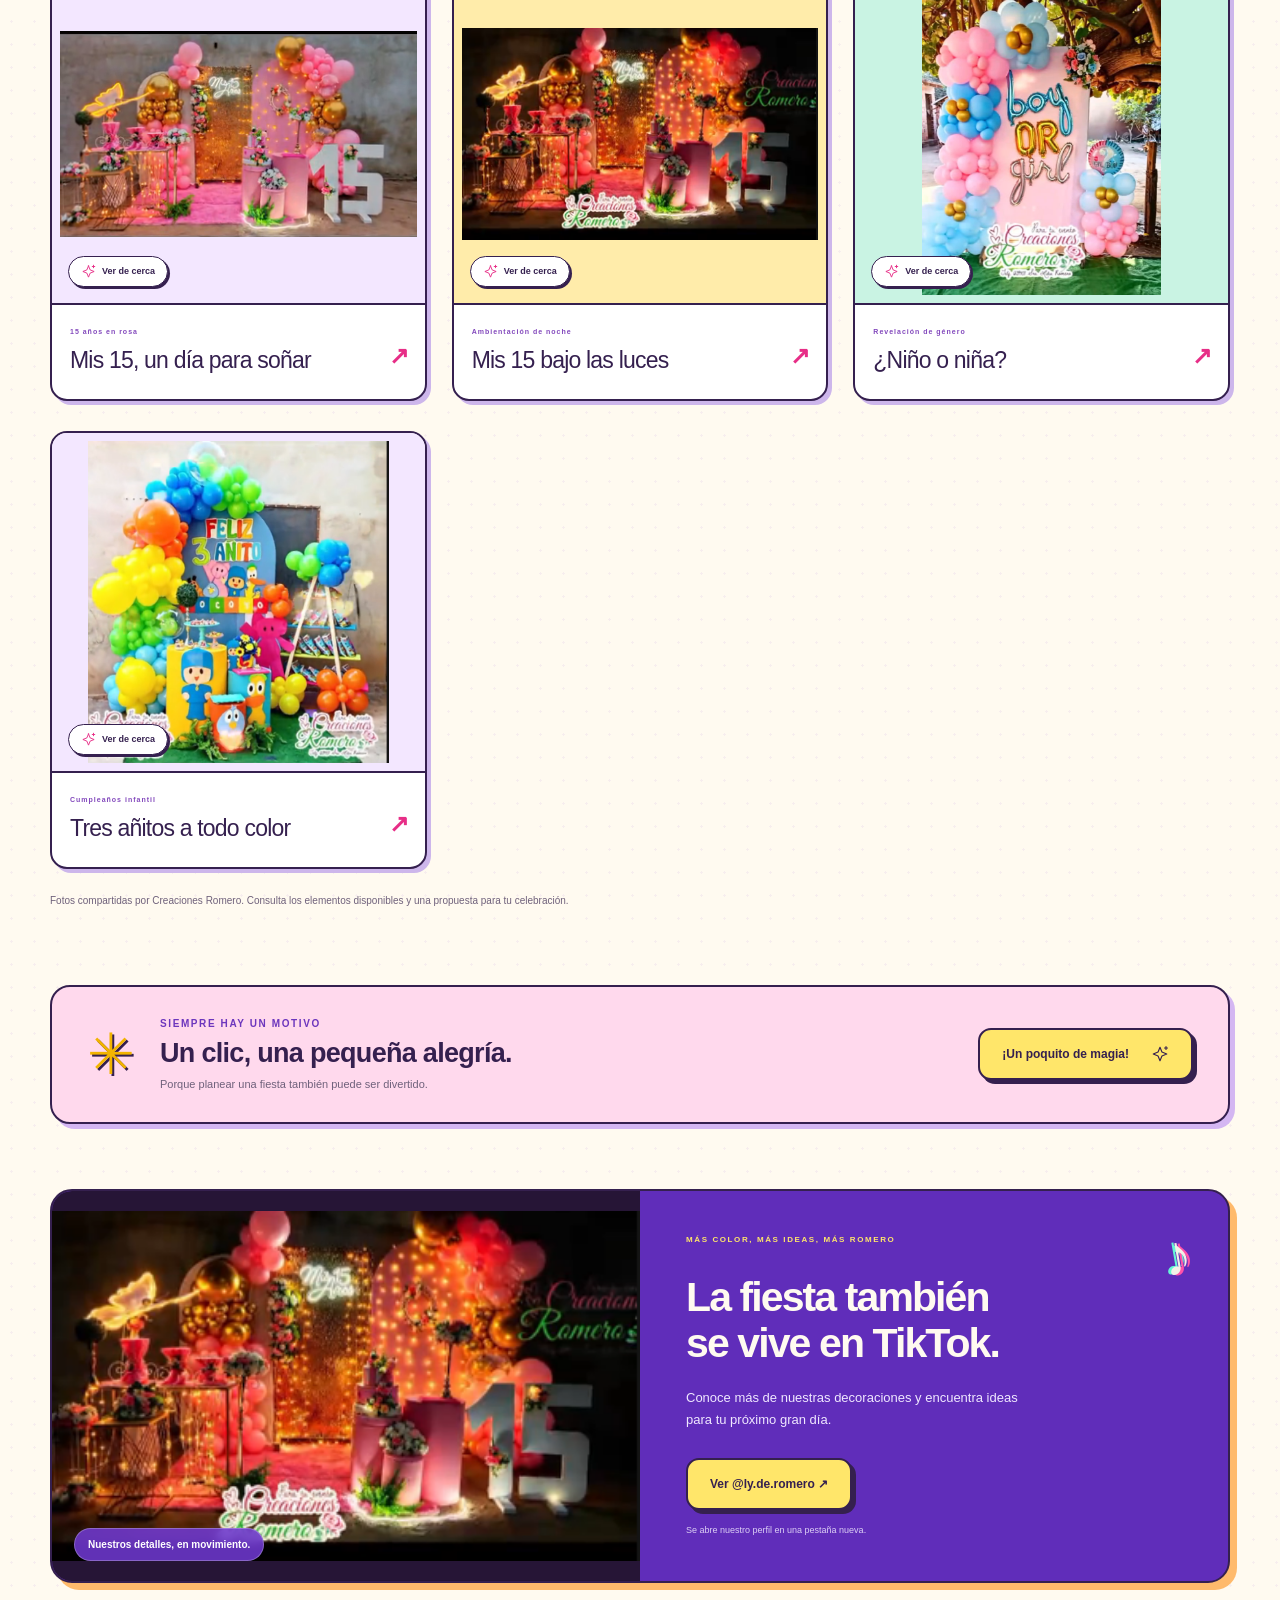
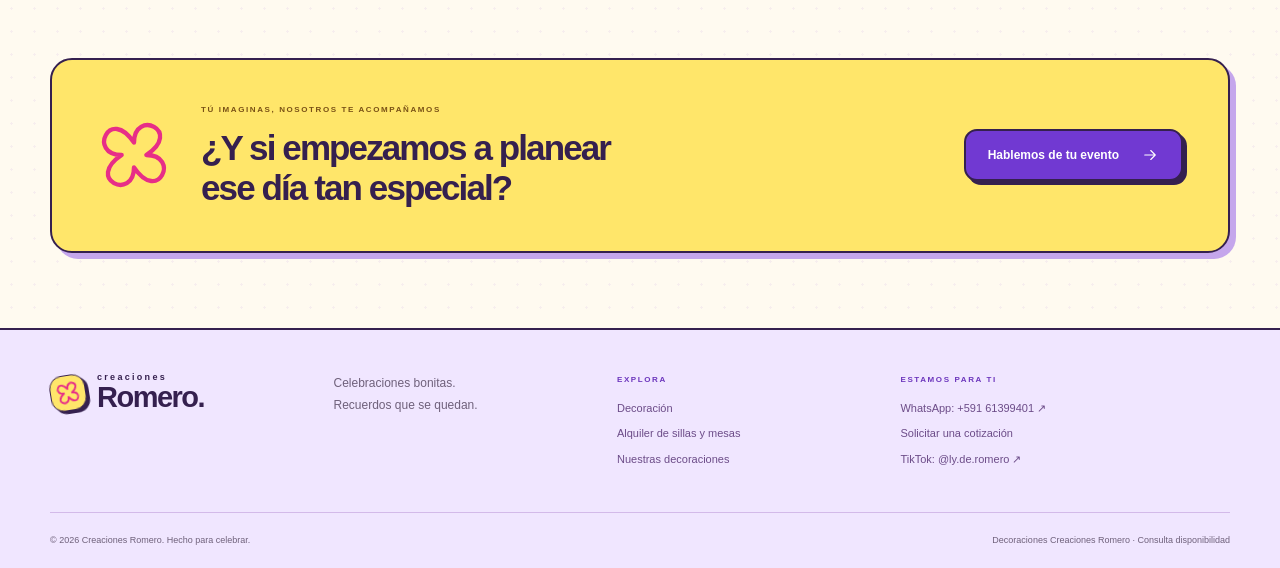
<file: galeria.html>
<!doctype html>
<html lang="es"><head><meta charset="utf-8"><meta http-equiv="Cache-Control" content="no-cache, no-store, must-revalidate"><meta name="viewport" content="width=device-width, initial-scale=1"><meta name="theme-color" content="#7139d2"><meta name="description" content="Creaciones Romero: decoraciones para cumpleaños infantiles, 15 años, revelaciones de género y fiestas temáticas. Consulta disponibilidad y cotiza tu evento por WhatsApp al +591 61399401."><title>Galería de inspiración · Creaciones Romero</title><link rel="icon" href="assets/favicon.svg" type="image/svg+xml"><link rel="stylesheet" href="styles.css?v=fiesta-sin-clave-17"><link rel="stylesheet" href="festive.css?v=fiesta-sin-clave-17"><script src="inquiries.js?v=fiesta-sin-clave-17" defer></script><script src="app.js?v=fiesta-sin-clave-17" defer></script><script src="effects.js?v=fiesta-sin-clave-17" defer></script><script src="extras.js?v=fiesta-sin-clave-17" defer></script><script src="transitions.js?v=fiesta-sin-clave-17" defer></script><script src="motion.js?v=fiesta-sin-clave-17" defer></script><script src="calendar.js?v=fiesta-sin-clave-17" defer></script><script src="music.js?v=fiesta-sin-clave-17" defer></script></head><body><div id="app"></div><noscript>Creaciones Romero — Decoraciones para eventos. Activa JavaScript para explorar el sitio o contacta por WhatsApp: <a href="https://wa.me/59161399401">+591 61399401</a>.</noscript><!-- Elfsight AI Chatbot | Untitled AI Chatbot -->
<script src="https://elfsightcdn.com/platform.js" async></script>
<div class="elfsight-app-d31726a3-5c9f-4aeb-be64-96833737fe04" data-elfsight-app-lazy></div>
</body></html>
</file>
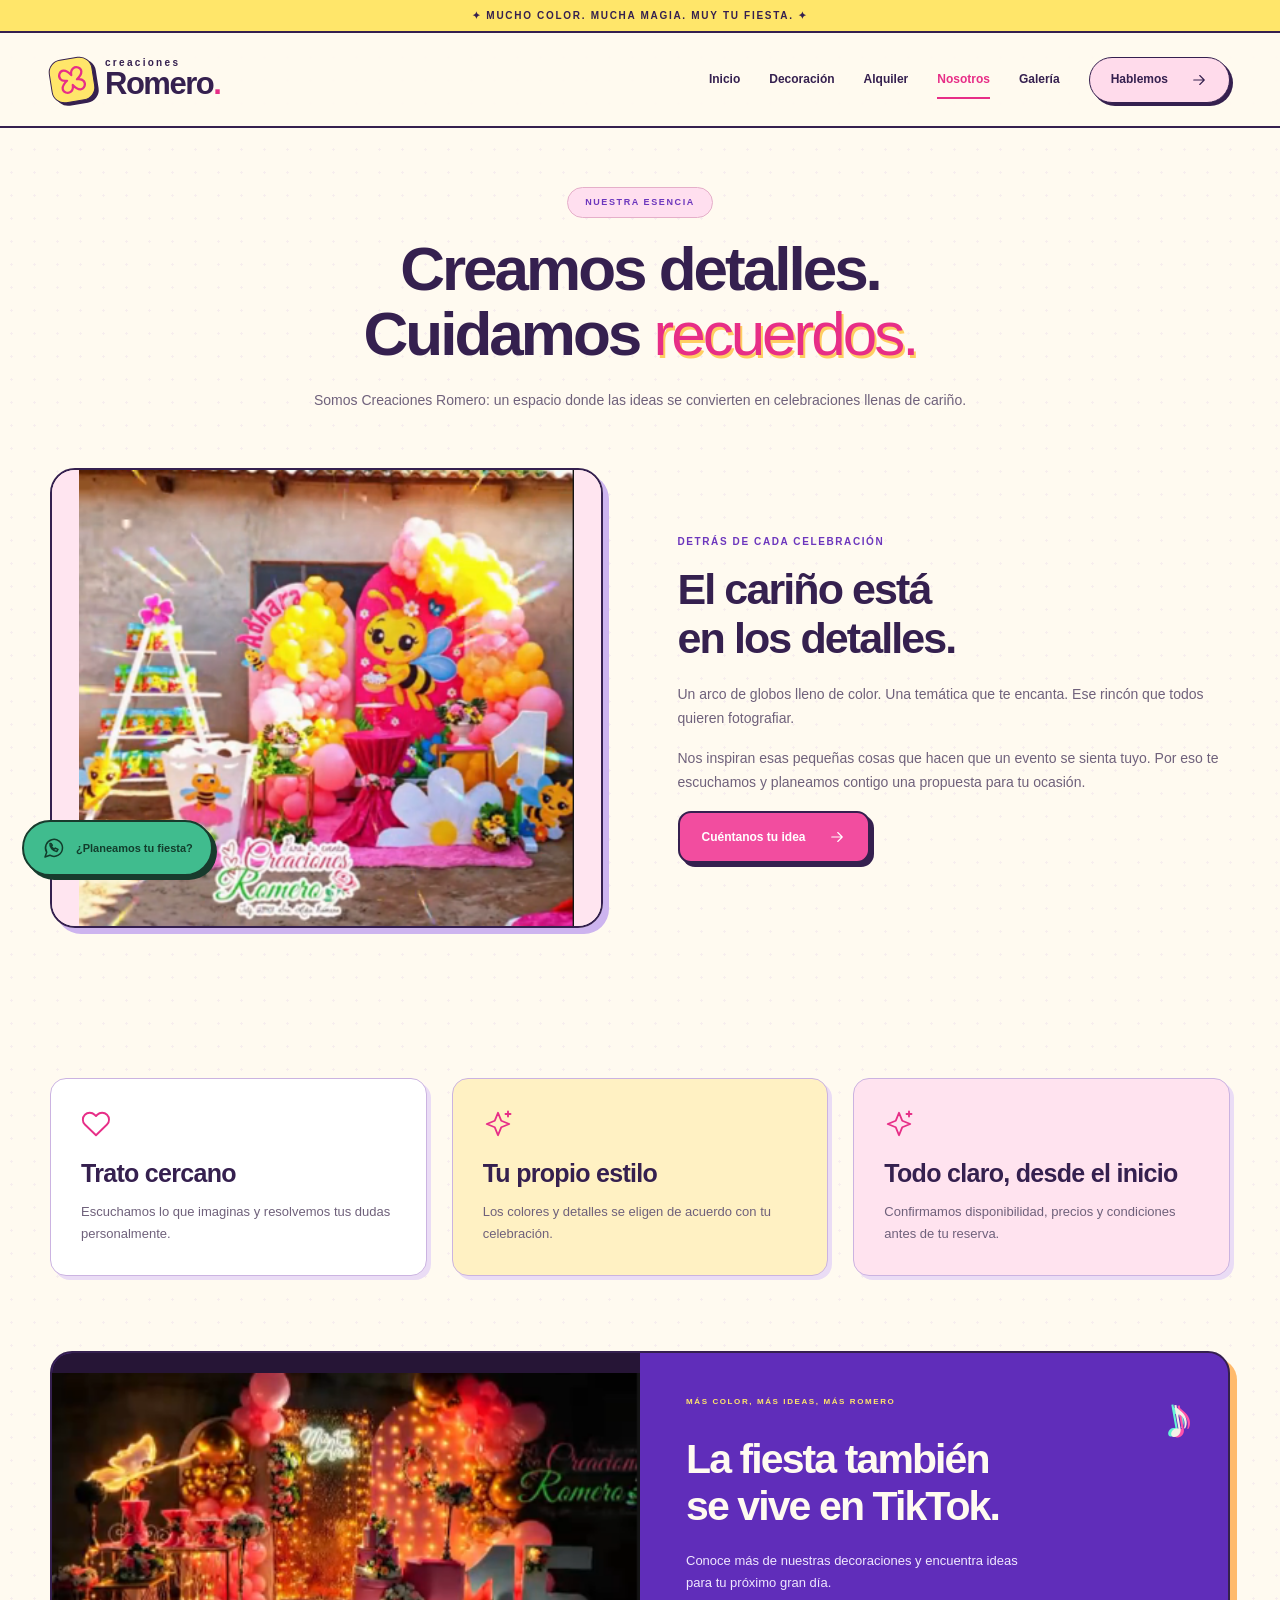
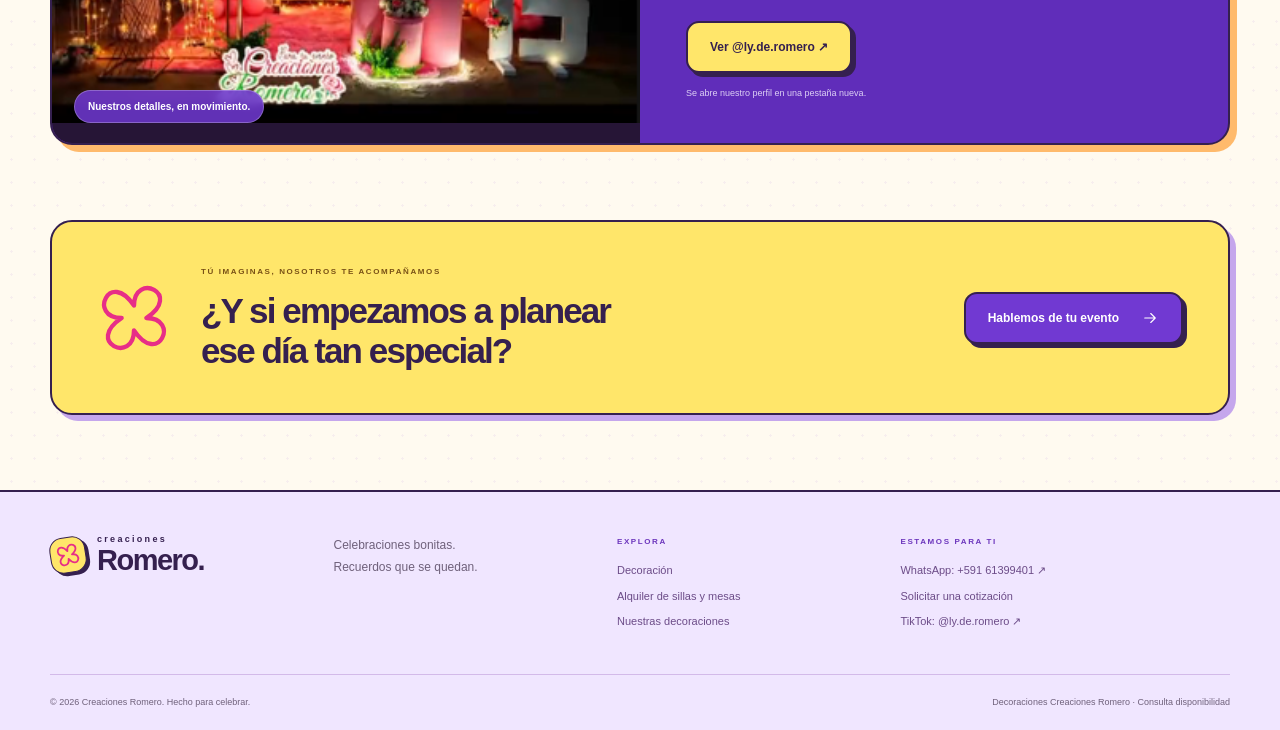
<file: nosotros.html>
<!doctype html>
<html lang="es"><head><meta charset="utf-8"><meta http-equiv="Cache-Control" content="no-cache, no-store, must-revalidate"><meta name="viewport" content="width=device-width, initial-scale=1"><meta name="theme-color" content="#7139d2"><meta name="description" content="Creaciones Romero: decoraciones para cumpleaños infantiles, 15 años, revelaciones de género y fiestas temáticas. Consulta disponibilidad y cotiza tu evento por WhatsApp al +591 61399401."><title>Nuestra esencia · Creaciones Romero</title><link rel="icon" href="assets/favicon.svg" type="image/svg+xml"><link rel="stylesheet" href="styles.css?v=fiesta-sin-clave-17"><link rel="stylesheet" href="festive.css?v=fiesta-sin-clave-17"><script src="inquiries.js?v=fiesta-sin-clave-17" defer></script><script src="app.js?v=fiesta-sin-clave-17" defer></script><script src="effects.js?v=fiesta-sin-clave-17" defer></script><script src="extras.js?v=fiesta-sin-clave-17" defer></script><script src="transitions.js?v=fiesta-sin-clave-17" defer></script><script src="motion.js?v=fiesta-sin-clave-17" defer></script><script src="calendar.js?v=fiesta-sin-clave-17" defer></script><script src="music.js?v=fiesta-sin-clave-17" defer></script></head><body><div id="app"></div><noscript>Creaciones Romero — Decoraciones para eventos. Activa JavaScript para explorar el sitio o contacta por WhatsApp: <a href="https://wa.me/59161399401">+591 61399401</a>.</noscript><!-- Elfsight AI Chatbot | Untitled AI Chatbot -->
<script src="https://elfsightcdn.com/platform.js" async></script>
<div class="elfsight-app-d31726a3-5c9f-4aeb-be64-96833737fe04" data-elfsight-app-lazy></div>
</body></html>
</file>
<file: styles.css>
:root{--cream:#faf9f3;--ink:#303d32;--olive:#536445;--orange:#bf603d;--muted:#777b70;--line:#e2e3d8;--serif:Georgia,'Times New Roman',serif;--sans:'Segoe UI',Arial,sans-serif}*{box-sizing:border-box}body{margin:0;color:var(--ink);background:var(--cream);font-family:var(--sans);font-size:15px;line-height:1.7}a{color:inherit;text-decoration:none}button,input,select,textarea{font:inherit}button,a,input,textarea,select{-webkit-tap-highlight-color:transparent}button{cursor:pointer}img{width:100%;height:100%;object-fit:cover;display:block}.container{width:min(1180px,calc(100% - 100px));margin-inline:auto}.icon{width:24px;height:24px;flex-shrink:0;vertical-align:middle}button:focus-visible,a:focus-visible{outline:3px solid var(--orange);outline-offset:5px}.site-header{border-bottom:1px solid var(--line);position:relative;z-index:20;background:var(--cream)}.nav-wrap{height:106px;display:flex;align-items:center;justify-content:space-between}.brand{display:flex;align-items:center;gap:11px;line-height:1.05}.brand>span:last-child{font-size:12px;letter-spacing:2.8px}.brand strong{display:block;font-family:var(--serif);font-size:34px;letter-spacing:-1.7px;font-weight:500}.brand-dot{color:var(--orange)}.brand-mark{display:flex;align-items:center}.brand-mark .icon{height:46px;width:46px;stroke-width:1.1;color:var(--orange)}nav{display:flex;align-items:center;gap:33px;font-size:13px}nav>a{padding:12px 0;position:relative}nav>a:not(.nav-contact):after{content:'';position:absolute;bottom:3px;left:0;width:0;height:2px;background:var(--orange);transition:width .25s}nav>a.active:after,nav>a:hover:after{width:100%}nav>a.active{color:var(--orange)}nav .nav-contact{border:1px solid #c8cdbf;border-radius:6px;padding:11px 20px;display:flex;gap:22px;align-items:center}.nav-contact .icon{width:18px}.menu-toggle{display:none}.eyebrow{display:block;font-size:10px;font-weight:600;letter-spacing:2px;line-height:1.7;color:var(--olive)}h1,h2,h3,p{margin:0}h1,h2,h3{font-family:var(--serif);font-weight:400}h1{font-size:clamp(52px,5.4vw,76px);line-height:1.08;letter-spacing:-3.3px}h1 em{color:var(--orange);font-weight:400}h2{font-size:43px;line-height:1.18;letter-spacing:-1.6px}h3{font-size:27px;line-height:1.25;letter-spacing:-.5px}p{color:var(--muted)}.hero{display:grid;grid-template-columns:1fr 1.04fr;gap:35px;align-items:center;padding-block:64px 76px}.hero-copy>.eyebrow{font-size:9px;letter-spacing:1.7px;display:flex;align-items:center;gap:9px}.tiny-star{font-size:26px;line-height:1;color:var(--orange)}.hero h1{margin-top:23px}.hero-copy>p{max-width:385px;margin-top:24px;font-size:14px;line-height:1.85}.hero-actions{display:flex;align-items:center;gap:24px;margin-top:30px}.button{display:inline-flex;align-items:center;justify-content:center;gap:22px;padding:15px 22px;border:1px solid transparent;border-radius:5px;line-height:1.5;font-size:12px;font-weight:500;transition:transform .2s,background .2s;white-space:nowrap}.button:hover{transform:translateY(-3px)}.primary{background:var(--olive);color:#fff}.primary:hover{background:#3c4e31}.button .icon{width:18px;height:18px}.text-link{display:inline-flex;align-items:center;gap:13px;font-size:12px;font-weight:500}.text-link .icon{width:18px}.text-link:hover{color:var(--orange)}.hero-note{display:flex;align-items:center;gap:9px;font-size:10px;color:var(--muted);margin-top:30px}.note-icon{border-radius:50%;display:grid;place-items:center;border:1px solid #dadfd1;width:27px;height:27px}.note-icon .icon{width:13px;color:var(--olive)}.hero-visual{position:relative;padding:15px 0 10px 12px}.photo-shape{height:510px;border-radius:46% 46% 8px 8px;overflow:hidden;background:#d5dacd}.photo-shape img{object-position:58% center}.hero-doodle{position:absolute;right:-24px;top:4px;font-size:84px;line-height:1;color:var(--orange);transform:rotate(13deg)}.photo-tag{position:absolute;left:-13px;bottom:44px;transform:rotate(-5deg);background:#fffdf6;padding:14px 19px;font-family:var(--serif);font-size:21px;line-height:1.2;box-shadow:0 6px 20px #23382112;display:block}.photo-tag>.icon{width:23px;color:var(--orange);margin-right:6px}.photo-tag span{padding-left:32px;font-size:17px}.round-seal{position:absolute;bottom:-24px;right:20px;width:106px;height:106px;background:#e6eadb;border-radius:50%;display:flex;flex-direction:column;align-items:center;justify-content:center;gap:8px;transform:rotate(12deg);border:1px dashed #7d8b66;outline:6px solid #e6eadb}.round-seal span{font-size:7px;letter-spacing:2px}.round-seal .icon{width:27px;height:27px;color:var(--olive)}.ribbon{display:flex;justify-content:center;gap:46px;align-items:center;background:#e9ecdf;padding:19px 25px;font-size:11px;letter-spacing:.3px;overflow:hidden;white-space:nowrap}.ribbon b{font-size:20px;color:#879474;font-weight:400}.section{padding-block:85px}.section-heading{display:flex;justify-content:space-between;align-items:end;margin-bottom:34px}.section-heading h2{margin-top:14px}.section-heading>p{font-size:13px;line-height:1.9;padding-bottom:4px}.service-grid{display:grid;grid-template-columns:1fr 1fr;gap:26px}.card-image{height:300px;position:relative;overflow:hidden;border-radius:9px}.card-image img{transition:transform .6s}.service-card:hover img{transform:scale(1.04)}.image-label{position:absolute;left:19px;top:20px;padding:7px 12px;background:#faf9f3ec;border-radius:3px;font-size:8px;font-weight:600;letter-spacing:1px}.circle-arrow{position:absolute;bottom:18px;right:18px;display:grid;place-items:center;width:40px;height:40px;border-radius:50%;background:var(--cream)}.circle-arrow .icon{width:20px;transform:rotate(-40deg)}.card-body{padding:23px 0}.card-body p{font-size:13px;margin-top:8px}.how-section{background:#f0f0e7;padding-block:65px}.center-heading{text-align:center}.center-heading h2{margin-top:13px}.steps{display:grid;grid-template-columns:repeat(3,1fr);gap:85px;margin-top:40px}.steps article{position:relative}.step-number{display:inline-grid;place-items:center;border:1px solid #d3d9c7;border-radius:50%;width:42px;height:42px;font-family:var(--serif);font-size:17px;color:var(--olive);margin-bottom:19px}.steps h3{font-size:24px}.steps p{font-size:13px;margin-top:10px}.about-strip{display:flex;gap:70px;align-items:center;padding-block:90px}.large-flower .icon{width:155px;height:155px;stroke-width:.5;color:#83916d;transform:rotate(-15deg)}.about-strip h2{margin-top:13px}.about-strip p{max-width:485px;font-size:13px;margin:20px 0}.small-note{font-family:var(--serif);font-style:italic;font-size:25px;transform:rotate(10deg);color:var(--orange);line-height:1.2;margin-left:auto;white-space:nowrap}.small-note span{display:block;font-size:50px;text-align:center}.cta{border-radius:10px;background:#e8ecde;display:flex;align-items:center;justify-content:space-between;padding:43px 45px;margin-bottom:75px;gap:30px;position:relative;overflow:hidden}.cta h2{font-size:34px;margin-top:12px}.cta .eyebrow{font-size:8px}.cta-flower .icon{width:74px;height:74px;color:#94a07e;stroke-width:.7}.cta>div:nth-child(2){margin-right:auto}footer{border-top:1px solid var(--line);background:#f5f4ec}.footer-main{display:grid;grid-template-columns:1fr 1fr 1fr 1.3fr;gap:30px;align-items:start;padding-block:45px}.footer-main .brand strong{font-size:29px}.footer-main .brand-mark .icon{width:38px;height:38px}.footer-main .brand>span:last-child{font-size:9px}.footer-main>p{font-size:12px;line-height:1.8}.footer-main>div{display:flex;flex-direction:column;gap:7px}.footer-main .eyebrow{margin-bottom:5px;font-size:8px}.footer-main>div>a{font-size:11px;color:var(--muted)}.footer-main>div>a:hover{color:var(--orange)}.footer-bottom{border-top:1px solid var(--line);display:flex;justify-content:space-between;padding-block:20px;font-size:9px;color:var(--muted);gap:20px}.floating-wa{position:fixed;right:24px;bottom:24px;display:flex;align-items:center;gap:10px;z-index:30;background:var(--olive);color:#fff;padding:15px 19px;border-radius:40px;box-shadow:0 4px 22px #1f392f2b;transition:transform .2s}.floating-wa:hover{transform:translateY(-4px)}.floating-wa span{font-size:11px}.floating-wa .icon{width:24px;height:24px}.reveal{opacity:0;transform:translateY(20px);transition:opacity .65s,transform .65s}.reveal.visible{opacity:1;transform:translateY(0)}.hero-copy{animation:enter .8s both}.hero-visual{animation:enter 1s .1s both}@keyframes enter{from{opacity:0;transform:translateY(18px)}to{opacity:1;transform:translateY(0)}}.page-top{text-align:center;padding-block:65px 48px}.page-top h1{font-size:65px;margin:19px 0 23px}.page-top p{font-size:14px;max-width:610px;margin:auto}.rental-layout{display:grid;grid-template-columns:1fr 1fr;gap:75px;align-items:center;padding-block:10px 40px}.rental-photo{height:460px;position:relative;overflow:hidden;border-radius:130px 12px 12px 12px}.rental-info h2{margin:15px 0 20px}.rental-info>p{font-size:14px;margin-bottom:16px}.checklist{padding:0;list-style:none;font-size:13px;margin:25px 0}.checklist li{display:flex;gap:10px;align-items:center;margin:11px 0}.checklist .icon{width:18px;color:var(--olive)}.availability{background:#eceee3;border-radius:5px;font-size:11px;padding:15px;display:flex;align-items:center;gap:10px;margin-bottom:25px}.info-grid{display:grid;grid-template-columns:repeat(3,1fr);gap:25px;margin-top:35px}.info-grid article{padding:30px;border:1px solid var(--line);border-radius:8px}.info-grid h3{font-size:25px;margin:19px 0 12px}.info-grid p{font-size:13px}.info-grid>article>.icon{color:var(--orange);height:30px;width:30px}.decoration-banner{height:460px;position:relative;overflow:hidden;border-radius:12px}.decoration-banner img{object-position:center 55%}.banner-caption{position:absolute;bottom:30px;left:35px;font-family:var(--serif);color:white;font-size:36px;line-height:1.2;z-index:1}.decoration-banner:after{content:'';position:absolute;inset:0;background:linear-gradient(transparent 45%,#1f302870)}.theme-filters{display:flex;gap:10px;flex-wrap:wrap;margin:32px 0}.filter{border:1px solid var(--line);background:transparent;border-radius:50px;padding:9px 19px;font-size:12px;color:var(--ink)}.filter.active{background:var(--olive);color:white;border-color:var(--olive)}.theme-grid{display:grid;grid-template-columns:repeat(3,1fr);gap:20px}.theme-card{background:#eceee3;border-radius:9px;padding:27px;animation:enter .4s}.theme-card:nth-child(2){background:#f1e8de}.theme-card:nth-child(3){background:#ede8de}.theme-card>span{display:flex;justify-content:space-between;font-family:var(--serif);font-size:24px;color:var(--olive)}.theme-card h3{margin:35px 0 14px}.theme-card p{font-size:13px;margin-bottom:28px}.theme-card[hidden]{display:none}.subtle-note{font-size:10px;line-height:1.8;margin-top:22px}.contact-layout{display:grid;grid-template-columns:.85fr 1.3fr;gap:55px;margin-block:0 85px;align-items:start}.contact-card{padding:36px;background:#e9ecdf;border-radius:10px}.contact-card h2{font-size:35px;margin:20px 0}.contact-card p{font-size:13px}.phone{display:flex;align-items:center;gap:10px;font-size:22px;font-family:var(--serif);margin:27px 0 12px}.contact-bottom{border-top:1px solid #d0d7c3;margin-top:35px;padding-top:23px;font-size:11px;color:var(--olive);display:flex;gap:12px}.quote-form{border:1px solid var(--line);border-radius:10px;padding:34px;background:#fdfcf8}.quote-form>h3{font-size:29px}.quote-form>p{font-size:11px;margin:7px 0 25px}.form-grid{display:grid;grid-template-columns:1fr 1fr;gap:20px 18px}.form-grid label{font-size:11px;font-weight:500;display:flex;flex-direction:column;gap:7px}.form-grid .full{grid-column:1/-1}input,select,textarea{width:100%;border:1px solid #dce0d3;border-radius:5px;background:#fffefb;padding:11px 12px;color:var(--ink);font-size:12px;min-width:0}input:focus,select:focus,textarea:focus{outline:2px solid #9ba887;outline-offset:2px}input::placeholder,textarea::placeholder{color:#95978b}textarea{resize:vertical}.consent{display:flex;align-items:start;gap:9px;font-size:10px;color:var(--muted);line-height:1.6;margin-block:22px}.consent input{width:15px;height:15px;flex-shrink:0;accent-color:var(--olive);margin-top:1px}.submit-button{width:100%}.email-button{border:0;background:none;color:var(--olive);font-size:11px;display:flex;gap:12px;align-items:center;justify-content:center;width:100%;padding:15px 0 0}.email-button .icon{width:16px}.quote-form>.privacy-note,.privacy-note{font-size:10px;color:var(--muted);line-height:1.6;margin:14px 0 0}.quote-form>.form-status{color:var(--olive);font-size:12px;margin:10px 0 0}dialog{border:1px solid var(--line);border-radius:14px;padding:40px;max-width:460px;width:calc(100% - 36px);color:var(--ink);background:var(--cream)}dialog::backdrop{background:#20322680;backdrop-filter:blur(4px)}dialog>.icon{color:var(--orange);margin-bottom:20px}dialog h2{font-size:34px}dialog>p{font-size:13px;margin:20px 0}dialog .button{width:100%}.close-dialog{position:absolute;right:15px;top:9px;border:none;background:none;font-size:25px;color:var(--ink)}
@media(min-width:1500px){.hero{padding-block:80px 90px}.photo-shape{height:550px}}@media(max-width:1100px){.container{width:calc(100% - 64px)}nav{gap:22px}.hero-actions{gap:17px;flex-wrap:wrap}.hero{gap:20px}.hero h1{font-size:62px}.hero-copy>.eyebrow{font-size:8px;letter-spacing:1px}.photo-shape{height:490px}.ribbon{gap:28px}.hero-doodle{right:-15px}.steps{gap:40px}.about-strip{gap:35px}.contact-layout{gap:30px}.contact-card{padding:27px}.contact-card h2{font-size:30px}.rental-layout{gap:40px}.cta{padding:35px}.cta-flower{display:none}.footer-main{gap:22px}.floating-wa span{display:none}.floating-wa{padding:15px}}
@media(max-width:760px){.container{width:calc(100% - 40px)}.nav-wrap{height:85px}.brand strong{font-size:29px}.brand-mark .icon{width:37px;height:37px}.brand>span:last-child{font-size:10px}.menu-toggle{display:flex;flex-direction:column;gap:6px;background:none;border:1px solid var(--line);border-radius:5px;padding:12px}.menu-toggle span{height:1px;width:20px;background:var(--ink)}nav{display:none;position:absolute;left:0;right:0;top:85px;background:var(--cream);padding:20px;box-shadow:0 16px 20px #2634200f;flex-direction:column;align-items:stretch;gap:4px;border-bottom:1px solid var(--line)}nav.open{display:flex}nav .nav-contact{margin-top:8px;justify-content:space-between}nav>a:not(.nav-contact):after{display:none}.hero{grid-template-columns:1fr;padding-block:36px 55px;gap:30px}.hero h1{font-size:60px;letter-spacing:-2.6px}.hero-copy>.eyebrow{font-size:8px;letter-spacing:1.2px}.hero h1{margin-top:20px}.hero-copy>p{font-size:14px;max-width:440px;margin-top:20px}.hero-actions{gap:24px;margin-top:24px}.hero-note{margin-top:24px}.hero-visual{margin-inline:10px 6px;padding-left:0}.photo-shape{height:440px;border-radius:45% 45% 7px 7px}.photo-tag{left:-14px;bottom:32px;font-size:21px}.hero-doodle{right:-15px;top:-4px;font-size:70px}.round-seal{height:92px;width:92px;right:14px;bottom:-17px;gap:6px}.round-seal span{font-size:6px}.ribbon{justify-content:flex-start;gap:25px;padding:14px 20px;font-size:10px}.section{padding-block:55px}.section-heading{display:block;margin-bottom:26px}.section-heading>p{margin-top:20px;font-size:12px}h2{font-size:36px}.service-grid{grid-template-columns:1fr;gap:20px}.card-image{height:290px}.card-body{padding:19px 0 10px}.how-section{padding-block:45px}.center-heading h2{font-size:34px}.steps{grid-template-columns:1fr;gap:28px;margin-top:32px}.steps article{padding-left:65px}.step-number{position:absolute;left:0;top:0}.steps p{margin-top:8px}.about-strip{padding-block:55px;gap:20px}.large-flower{display:none}.about-strip h2{font-size:35px}.small-note{display:none}.cta{flex-direction:column;align-items:start;gap:25px;padding:28px;margin-bottom:45px}.cta h2{font-size:30px}.cta .eyebrow{font-size:7px;letter-spacing:1.5px}.footer-main{grid-template-columns:1fr 1fr;gap:30px 20px;padding-block:32px}.footer-main>p{padding-top:3px}.footer-bottom{flex-direction:column;gap:6px;padding-bottom:80px;font-size:8px}.floating-wa{right:18px;bottom:18px}.page-top{padding-block:40px 35px}.page-top h1{font-size:48px;letter-spacing:-2px;line-height:1.13}.page-top p{font-size:13px}.rental-layout{grid-template-columns:1fr;gap:30px;padding-block:0 15px}.rental-photo{height:380px;border-radius:100px 10px 10px 10px}.rental-info h2{font-size:38px}.info-grid{grid-template-columns:1fr;gap:15px;margin-top:25px}.info-grid article{padding:25px}.info-grid h3{margin-top:12px}.decoration-banner{height:370px}.banner-caption{font-size:27px;left:22px;bottom:25px}.theme-grid{grid-template-columns:1fr}.theme-filters{gap:8px}.filter{font-size:10px;padding:9px 13px}.theme-card h3{margin-top:20px}.contact-layout{grid-template-columns:1fr;gap:25px;margin-bottom:50px}.contact-card{padding:28px}.contact-card h2{font-size:34px}.quote-form{padding:25px 20px}.form-grid{gap:17px 12px}.form-grid label{font-size:10px}.quote-form>h3{font-size:27px}.button{padding:14px 19px;font-size:11px}.text-link{font-size:11px}.eyebrow{font-size:9px}}
@media(max-width:380px){.hero h1{font-size:53px}.hero-copy>.eyebrow{font-size:7px}.hero-actions{gap:15px}.photo-shape{height:370px}.form-grid{grid-template-columns:1fr}.brand strong{font-size:27px}}@media(prefers-reduced-motion:reduce){*,*:before,*:after{animation:none!important;transition:none!important;scroll-behavior:auto!important}.reveal{opacity:1;transform:none}}
/* Inspiration gallery, tactile interactions, and quiet celebration. */
.gallery-grid{display:grid;grid-template-columns:repeat(3,1fr);gap:24px}.gallery-card{text-align:left;border:0;padding:0;background:transparent;color:var(--ink);border-radius:10px;position:relative;animation:enter .4s both;overflow:hidden}.gallery-card[hidden]{display:none}.gallery-photo{display:block;height:290px;overflow:hidden;border-radius:9px;position:relative}.gallery-photo>img{transition:transform .7s,filter .7s}.gallery-card:hover .gallery-photo>img{transform:scale(1.055);filter:saturate(1.07)}.zoom-badge{position:absolute;bottom:16px;left:16px;background:#faf9f3ed;border:1px solid #ffffff80;border-radius:30px;padding:7px 12px;display:flex;align-items:center;gap:6px;font-size:9px;transform:translateY(6px);opacity:0;transition:.25s}.zoom-badge .icon{width:15px;height:15px;color:var(--orange)}.gallery-card:hover .zoom-badge,.gallery-card:focus-visible .zoom-badge{transform:translateY(0);opacity:1}.gallery-caption{display:block;padding:21px 25px 15px 0;position:relative}.gallery-caption .eyebrow{font-size:8px;letter-spacing:1.4px}.gallery-caption strong{display:block;font-family:var(--serif);font-size:24px;font-weight:400;line-height:1.3;margin-top:8px}.gallery-plus{position:absolute;right:3px;top:32px;color:var(--orange);font-size:24px}.gallery-foot{display:flex;align-items:center;justify-content:space-between;gap:25px;margin-top:12px}.gallery-foot .subtle-note{max-width:710px;margin:0}.gallery-foot .text-link{white-space:nowrap}.gallery-filters{display:flex;flex-wrap:wrap;gap:10px;margin-bottom:30px}.gallery-filter{border:1px solid var(--line);background:transparent;padding:10px 18px;border-radius:30px;color:var(--ink);font-size:12px}.gallery-filter.active{color:#fff;background:var(--olive);border-color:var(--olive)}.full-gallery{padding-top:5px}.full-gallery .section-heading{display:none}.full-gallery .gallery-grid{row-gap:35px}.mood-section{background:#edece3;padding-block:65px}.mood-layout{display:grid;grid-template-columns:1fr 1fr;gap:85px;align-items:center}.mood-image{position:relative;height:440px;overflow:hidden;border-radius:120px 10px 10px 10px}.mood-image-note{position:absolute;bottom:23px;left:25px;background:#faf9f3ef;padding:11px 17px;font-family:var(--serif);font-style:italic;font-size:21px;transform:rotate(-4deg)}.mood-copy h2{margin:16px 0 19px;font-size:46px}.mood-copy>p{font-size:13px}.mood-options{display:flex;gap:18px;margin:30px 0 22px}.mood-choice{display:flex;flex-direction:column;gap:9px;align-items:center;border:0;background:transparent;font-size:10px;color:var(--ink);padding:6px;position:relative;border-radius:8px}.mood-choice>span{width:42px;height:42px;display:block;background:var(--swatch);border-radius:50%;border:4px solid #edece3;outline:1px solid transparent;transition:transform .25s,outline .25s}.mood-choice.selected>span{outline-color:var(--ink);transform:scale(1.1)}.mood-choice:hover>span{transform:scale(1.12)}#mood-description{min-height:48px;max-width:370px;margin-bottom:23px}.faq-section{display:grid;grid-template-columns:.85fr 1.2fr;gap:85px}.faq-section h2{margin:15px 0 22px}.faq-section>div>p{font-size:13px;margin-bottom:20px}.faq-list{border-top:1px solid var(--line)}.faq-list details{border-bottom:1px solid var(--line)}.faq-list summary{display:flex;align-items:center;justify-content:space-between;gap:20px;cursor:pointer;padding:21px 0;list-style:none;font-size:13px}.faq-list summary::-webkit-details-marker{display:none}.faq-list summary>span{font-weight:300;font-size:24px;color:var(--orange);transition:transform .3s}.faq-list details[open] summary>span{transform:rotate(45deg)}.faq-answer p{font-size:12px;line-height:1.9;padding:0 26px 22px 0;animation:enter .3s}.celebrate-strip{display:flex;align-items:center;gap:25px;padding:28px 35px;background:#f1e7db;border:1px solid #e5d9c9;border-radius:9px;margin-bottom:65px;position:relative;flex-wrap:wrap}.celebrate-strip h3{font-size:28px;margin:5px 0}.celebrate-strip p{font-size:11px}.celebrate-spark{font-size:57px;color:var(--orange);line-height:1}.celebration-button{background:#faf9f3;border-color:#d7c6b4;margin-left:auto;color:var(--ink)}.celebrate-status:empty{display:none}.celebrate-status{font-size:12px;color:var(--orange);flex-basis:100%;text-align:center;animation:enter .3s}.photo-dialog{max-width:1020px;width:calc(100% - 80px);padding:0;border:0;overflow:auto;max-height:92dvh;background:var(--cream);border-radius:12px}.photo-dialog[open]{animation:lightboxIn .25s}.lightbox-stage{height:min(62dvh,620px);position:relative;background:#e4e5da;display:flex;align-items:center;justify-content:center;overflow:hidden}.lightbox-stage>img{object-fit:contain}.photo-close{position:absolute;right:16px;top:16px;z-index:3;width:40px;height:40px;border-radius:50%;border:1px solid #ffffff80;background:#faf9f3ed;font-size:28px;color:var(--ink);display:grid;place-items:center;padding:0}.photo-prev,.photo-next{position:absolute;top:50%;transform:translateY(-50%);border:1px solid #ffffff80;background:#faf9f3ee;color:var(--ink);border-radius:50%;width:43px;height:43px;font-family:var(--serif);font-size:34px;line-height:1;padding:0;z-index:2}.photo-prev{left:15px}.photo-next{right:15px}.lightbox-info{padding:25px 30px;display:flex;align-items:center;justify-content:space-between;gap:25px}.lightbox-info h3{margin:6px 0 10px}.lightbox-info p{font-size:12px;margin:0}.lightbox-info .eyebrow{font-size:8px}.lightbox-note{display:block;color:var(--muted);font-size:9px;margin-top:10px}.lightbox-info .button{width:auto}.photo-enter{animation:photoReveal .45s}.sound-toggle{position:fixed;bottom:25px;left:24px;z-index:31;display:flex;gap:9px;align-items:center;border:1px solid #d8decf;background:#faf9f3f5;border-radius:30px;padding:10px 15px;color:var(--olive);box-shadow:0 3px 20px #2233220b;overflow:hidden}.sound-toggle>span:first-child{font-size:21px;line-height:1}.sound-label{font-size:10px}.sound-indicator{display:block;width:5px;height:5px;border-radius:50%;background:#81956b}.sound-toggle.muted .sound-indicator{background:#a7a79c}.sound-toggle.muted>span:first-child{opacity:.45}.button,.filter,.gallery-filter,.mood-choice,.nav-contact{position:relative;overflow:hidden}.click-ripple{position:absolute;border-radius:50%;background:currentColor;opacity:0;pointer-events:none;width:12px;height:12px;transform:translate(-50%,-50%);animation:ripple .6s ease-out}.confetti-piece{position:fixed;top:-22px;width:9px;height:13px;pointer-events:none;z-index:200;animation:confettiFall 2s ease-in forwards}.hero-doodle{animation:flowerSway 9s ease-in-out infinite}.brand-mark .icon{transition:transform .6s}.brand:hover .brand-mark .icon{transform:rotate(90deg)}nav>a{transition:color .2s}summary:hover{color:var(--orange)}
@keyframes ripple{0%{opacity:.16;transform:translate(-50%,-50%) scale(0)}100%{opacity:0;transform:translate(-50%,-50%) scale(45)}}@keyframes photoReveal{from{opacity:.45;transform:scale(1.025)}to{opacity:1;transform:scale(1)}}@keyframes lightboxIn{from{opacity:0;transform:translateY(12px) scale(.98)}to{opacity:1;transform:translateY(0) scale(1)}}@keyframes confettiFall{0%{transform:translate(0,-10px) rotate(0);opacity:1}85%{opacity:1}100%{transform:translate(var(--drift),105dvh) rotate(var(--spin));opacity:0}}@keyframes flowerSway{0%,100%{transform:rotate(13deg)}50%{transform:rotate(33deg)}}
@media(max-width:1100px){nav{gap:22px}.gallery-photo{height:250px}.mood-layout{gap:45px}.faq-section{gap:40px}.mood-copy h2{font-size:40px}.gallery-caption strong{font-size:23px}.gallery-foot{align-items:start}.gallery-foot .subtle-note{max-width:65%}.celebrate-strip{gap:20px}}
@media(min-width:761px) and (max-width:980px){nav{gap:15px;font-size:11px}nav .nav-contact{padding:10px 13px;gap:12px}.brand strong{font-size:30px}.brand-mark .icon{width:38px;height:38px}.gallery-grid{gap:16px}.gallery-caption strong{font-size:21px}}
@media(max-width:760px){.gallery-grid{grid-template-columns:1fr;gap:22px}.gallery-photo{height:330px}.gallery-caption{padding:18px 26px 8px 0}.gallery-caption strong{font-size:27px}.gallery-caption .eyebrow{font-size:8px}.zoom-badge{opacity:1;transform:none}.gallery-foot{display:block;margin-top:20px}.gallery-foot .subtle-note{max-width:100%;font-size:9px}.gallery-foot>.text-link{margin-top:17px}.mood-section{padding-block:40px}.mood-layout{grid-template-columns:1fr;gap:30px}.mood-image{height:350px;border-radius:90px 9px 9px 9px}.mood-copy h2{font-size:38px}.mood-options{gap:20px}.mood-image-note{font-size:20px;left:17px;bottom:22px}#mood-description{min-height:42px}.faq-section{grid-template-columns:1fr;gap:25px}.faq-section h2{font-size:36px}.faq-list summary{font-size:12px;padding:19px 0}.celebrate-strip{padding:26px;gap:15px;margin-bottom:45px}.celebrate-spark{font-size:40px}.celebrate-strip>div{flex:1}.celebrate-strip h3{font-size:24px}.celebrate-strip .eyebrow{font-size:7px}.celebrate-strip p{font-size:10px}.celebration-button{margin:7px 0 0;width:100%}.celebrate-status{font-size:11px}.photo-dialog{width:calc(100% - 24px);max-height:94dvh;border-radius:10px}.lightbox-stage{height:46dvh}.photo-close{width:34px;height:34px;right:10px;top:10px}.photo-prev,.photo-next{width:35px;height:35px;font-size:28px}.photo-prev{left:10px}.photo-next{right:10px}.lightbox-info{padding:22px;display:block}.lightbox-info h3{font-size:28px}.lightbox-info .button{margin-top:20px;width:100%}.lightbox-info p{font-size:12px}.sound-toggle{left:15px;bottom:20px;padding:10px 13px}.sound-label{font-size:9px}.gallery-filter{font-size:10px;padding:9px 13px}.full-gallery{padding-top:0}.full-gallery .gallery-grid{gap:25px}}
@media(prefers-reduced-motion:reduce){.photo-enter,.photo-dialog[open],.confetti-piece,.hero-doodle,.faq-answer p{animation:none!important}.click-ripple{display:none}}
/* Portfolio photographs supplied by Creaciones Romero. */
.gallery-photo{background:#e9e7df;border:1px solid #e2ded3}.gallery-photo>img{object-fit:contain}.gallery-card:hover .gallery-photo>img{transform:scale(1.025)}.full-gallery .gallery-photo{height:340px}.hero .photo-shape img{object-position:center 45%}.service-card .card-image{background:#ece8dc}.service-card .card-image img{object-fit:contain}.decoration-banner{height:auto;aspect-ratio:2/1;background:#e8e1d5}.decoration-banner img{object-fit:cover}.mood-image{background:#e1ded3}.mood-image img{object-fit:contain}.rental-photo img{object-fit:contain;background:#ede7de}.contact-tiktok{display:block;font-size:11px;color:var(--olive);margin-top:22px;border-top:1px solid #d0d7c3;padding-top:18px}.social-section{display:grid;grid-template-columns:1fr 1fr;background:#303d32;color:var(--cream);border-radius:12px;overflow:hidden;margin-bottom:75px}.social-visual{position:relative;background:#171b17;min-height:365px}.social-visual>img{object-fit:contain}.social-photo-label{position:absolute;left:22px;bottom:20px;border:1px solid #ffffff40;padding:7px 13px;background:#293226b5;backdrop-filter:blur(5px);font-size:10px;border-radius:25px}.social-copy{padding:42px 46px;position:relative}.social-copy .eyebrow{color:#c3cdae;font-size:8px;padding-right:20px}.social-copy h2{margin:27px 0 20px;font-size:41px}.social-copy p{font-size:13px;color:#ccd2c3;max-width:345px}.social-copy .button{background:#f6f5eb;color:var(--ink);margin-top:27px}.social-note{display:block;color:#b3bca9;font-size:9px;margin-top:13px}.tiktok-symbol{position:absolute;right:37px;top:36px;color:#f4f1e7;font-size:57px;line-height:1;text-shadow:3px 1px #c67180,-3px -1px #82bcb4;transform:rotate(-10deg)}
@media(max-width:760px){.full-gallery .gallery-photo{height:360px}.gallery-photo{height:330px}.social-section{grid-template-columns:1fr;margin-bottom:45px}.social-visual{min-height:0;height:260px}.social-copy{padding:31px 27px}.social-copy h2{font-size:35px;margin-top:25px}.social-copy .eyebrow{font-size:7px;letter-spacing:1.2px}.tiktok-symbol{right:27px;top:31px;font-size:44px}.decoration-banner{aspect-ratio:auto;height:280px}.decoration-banner img{object-fit:contain}.banner-caption{font-size:25px}.hero .photo-shape{border-radius:110px 110px 10px 10px}.hero .photo-shape img{object-fit:cover}.service-card .card-image{height:270px}}
</file>
<file: festive.css>
/* ¡Modo fiesta! A bright, playful visual identity for Creaciones Romero. */
:root{--cream:#fffaf0;--ink:#35204f;--olive:#7139d2;--orange:#e72e87;--muted:#6f617b;--line:#e4d4f2;--serif:'Trebuchet MS','Arial Rounded MT Bold',Arial,sans-serif;--sans:'Trebuchet MS','Segoe UI',Arial,sans-serif;--yellow:#ffe66a;--mint:#c4f4dd;--pink:#ffdbeb}
body{background-color:var(--cream);background-image:radial-gradient(#a87ada18 1.1px,transparent 1.1px);background-size:23px 23px}::selection{background:#ffe66a;color:#35204f}.party-announcement{background:var(--yellow);border-bottom:2px solid var(--ink);color:var(--ink);font-size:10px;font-weight:800;letter-spacing:1.7px;text-align:center;padding:7px 15px}.site-header{background:#fffaf0f5;border-bottom:2px solid var(--ink)}.nav-wrap{height:93px}.brand strong{font-family:var(--serif);font-weight:900;font-size:31px;letter-spacing:-1.5px}.brand>span:last-child{font-size:10px;font-weight:700;letter-spacing:2.3px}.brand-mark{background:#ffe66a;border:1.5px solid var(--ink);border-radius:13px;padding:6px;transform:rotate(-9deg);box-shadow:3px 3px 0 var(--ink)}.brand-mark .icon{width:30px;height:30px;stroke-width:1.8;color:#e72e87}.brand-dot{color:var(--orange)}nav{font-weight:700;font-size:12px;gap:29px}nav>a.active{color:var(--orange)}nav .nav-contact{background:var(--pink);border:1.5px solid var(--ink);box-shadow:3px 3px 0 var(--ink);border-radius:30px;padding:10px 21px}nav .nav-contact:hover{background:var(--yellow);transform:translateY(-2px)}h1,h2,h3{font-family:var(--serif);font-weight:900}h1{letter-spacing:-4px;line-height:1.04}h2{letter-spacing:-1.9px;line-height:1.14}h3{letter-spacing:-.7px}.eyebrow{font-weight:800;letter-spacing:1.6px;color:#6c36bd}.hero{position:relative;gap:44px;padding-block:56px 78px}.hero-copy>.eyebrow{display:inline-flex;align-items:center;background:#efddff;border:1.5px solid #bda1da;border-radius:30px;padding:8px 12px;font-size:8px;letter-spacing:1.1px}.tiny-star{font-size:21px;color:var(--olive)}.hero h1{font-size:clamp(60px,6vw,84px);margin-top:26px;letter-spacing:-4.2px}h1 em{font-style:normal;color:var(--orange);text-shadow:2px 3px 0 #ffce61}.hero-copy>p{font-size:15px;color:#6e5d7b;margin-top:25px}.hero-actions{margin-top:30px}.button{border-radius:13px;padding:15px 22px;min-height:48px;font-size:12px;font-weight:800;border:2px solid var(--ink);box-shadow:4px 4px 0 var(--ink);white-space:normal;text-align:center;transition:transform .2s,box-shadow .2s,background .2s}.primary{background:#f24d9f;color:#fff}.primary:hover{background:#d92d82;box-shadow:6px 6px 0 var(--ink);transform:translate(-2px,-2px)}.button:active{transform:translate(3px,3px);box-shadow:1px 1px 0 var(--ink)}.text-link{font-weight:800}.hero-note{font-size:10px;font-weight:600}.note-icon{background:#c4f4dd;border:1px solid #94ccb2;color:var(--ink)}.hero-visual{padding:15px 7px 10px 9px}.hero .photo-shape{border-radius:28px;border:3px solid var(--ink);box-shadow:11px 11px 0 #bfa3ec;transform:rotate(2.5deg);height:505px;background:#f4c9e2;padding:10px}.hero .photo-shape img{object-fit:contain;object-position:center;border-radius:15px}.hero-doodle{top:-11px;right:-17px;color:#f3b42c;text-shadow:2px 2px 0 var(--ink);font-size:89px;z-index:1}.photo-tag{left:-10px;bottom:27px;background:#ffe66a;border:2px solid var(--ink);border-radius:10px;font-family:var(--sans);font-weight:800;font-size:18px;box-shadow:4px 4px 0 var(--ink);padding:14px 16px}.photo-tag span{font-size:14px;font-weight:700}.photo-tag>.icon{color:#d72683}.round-seal{background:#c4f4dd;outline:5px solid #c4f4dd;border:2px dashed #356b56;width:102px;height:102px;right:-5px;bottom:-26px;box-shadow:3px 5px 0 #35204f30}.round-seal span{font-size:6px;font-weight:800}.round-seal .icon{color:#35204f}.ribbon{background:#7139d2;color:white;border-top:2px solid var(--ink);border-bottom:2px solid var(--ink);font-weight:700;font-size:12px;padding-block:20px;gap:35px}.ribbon b{color:#ffe66a;font-size:25px}.section{padding-block:75px}.section-heading .eyebrow{color:#d52d7b}.section-heading>p{font-size:13px}.service-grid{gap:30px}.service-card{border:2px solid var(--ink);border-radius:19px;background:#fff;box-shadow:6px 6px 0 #d6bdf5;overflow:hidden;transition:transform .3s,box-shadow .3s}.service-card:nth-child(2){box-shadow:6px 6px 0 #f7c971}.service-card:hover{transform:translateY(-6px) rotate(-.5deg);box-shadow:9px 11px 0 #bba0e4}.service-card .card-image{border-radius:0;height:310px;background:#fff0cc;border-bottom:2px solid var(--ink)}.service-card:nth-child(2) .card-image{background:#ffe4ef}.image-label{border:1px solid var(--ink);background:#ffe66a;color:#35204f;font-size:8px;font-weight:800;border-radius:5px;box-shadow:2px 2px 0 #35204f}.circle-arrow{background:#f94ca1;border:1.5px solid var(--ink);color:#fff;box-shadow:2px 2px 0 var(--ink)}.card-body{padding:23px}.card-body h3{font-size:27px}.card-body p{font-size:12px}.how-section{background:#e9ddff;border-top:2px solid var(--ink);border-bottom:2px solid var(--ink);padding-block:60px}.center-heading .eyebrow{color:#7840bf}.steps{gap:40px}.steps article{border:1.5px solid #bda3dc;border-radius:15px;background:#ffffff8c;padding:25px}.steps article:nth-child(2){background:#fff1a8}.steps article:nth-child(3){background:#ffd9ea}.step-number{background:#7139d2;color:white;border:1.5px solid var(--ink);box-shadow:3px 3px 0 var(--ink);font-size:19px;font-weight:900;border-radius:12px;transform:rotate(-7deg)}.steps h3{font-size:22px}.steps p{font-size:12px}.large-flower .icon{color:#e72e87;stroke-width:.85;filter:drop-shadow(5px 5px 0 #ffdb6a)}.about-strip{gap:50px}.small-note{font-weight:800;color:var(--orange);font-family:var(--sans);font-size:22px}.cta{background:#ffe66a;border:2px solid var(--ink);border-radius:22px;box-shadow:6px 6px 0 #c5a6ec;margin-bottom:75px}.cta h2{font-size:35px}.cta .eyebrow{color:#795116}.cta-flower .icon{color:#e72e87;stroke-width:1.4}.cta .button{background:#7139d2}.cta .button:hover{background:#5b28b5}.page-top{padding-block:59px 45px}.page-top>.eyebrow{display:inline-block;background:#ffdfef;border:1px solid #e5afc9;border-radius:30px;padding:7px 17px;font-size:9px}.page-top h1{font-size:62px;letter-spacing:-3px}.page-top p{font-size:14px;max-width:660px}.gallery-grid{gap:25px}.gallery-card{border:2px solid var(--ink);border-radius:17px;background:#fff;box-shadow:4px 4px 0 #cdb6eb;transition:transform .25s,box-shadow .25s}.gallery-card:hover{transform:translateY(-5px) rotate(-.6deg);box-shadow:7px 8px 0 #bb9ce7}.gallery-photo{border:0;border-bottom:2px solid var(--ink);border-radius:0;background:#f3e7ff;height:300px;padding:8px}.gallery-card:nth-child(3n+2) .gallery-photo{background:#ffecaa}.gallery-card:nth-child(3n+3) .gallery-photo{background:#c9f3e3}.gallery-caption{padding:21px 35px 23px 18px}.gallery-caption strong{font-size:23px;letter-spacing:-.8px}.gallery-caption .eyebrow{font-size:7px;letter-spacing:1px;color:#8248bc}.gallery-plus{right:16px;top:31px;font-weight:900}.zoom-badge{background:#fff;border:1.5px solid var(--ink);font-weight:800;color:var(--ink);box-shadow:2px 2px 0 #35204f;opacity:1;transform:none}.gallery-foot{margin-top:23px}.gallery-filter,.filter{font-weight:800;border:1.5px solid #b8a1cf;background:#fff;border-radius:11px;font-size:11px;box-shadow:2px 2px 0 #d7c4ea;transition:transform .2s,background .2s}.gallery-filter:hover,.filter:hover{background:#ffeaa0;transform:translateY(-2px)}.gallery-filter.active,.filter.active{background:#7139d2;color:white;border-color:var(--ink);box-shadow:3px 3px 0 var(--ink)}.full-gallery .gallery-grid{row-gap:30px}.mood-section{background:#fff0ad;border-block:2px solid var(--ink);padding-block:62px}.mood-image{border-radius:22px;border:2px solid var(--ink);box-shadow:7px 7px 0 #f398bb;background:#ffe1ed;padding:8px;transform:rotate(-1.3deg)}.mood-image-note{background:#fff;border:1.5px solid var(--ink);border-radius:10px;font-style:normal;font-weight:800;font-size:17px;box-shadow:3px 3px 0 var(--ink)}.mood-copy h2{font-size:45px}.mood-choice{font-weight:800;border-radius:15px;padding:9px}.mood-choice>span{border-color:#fff0ad;outline-color:#b7a673}.mood-choice.selected{background:#fff9e6}.mood-choice.selected>span{outline:2px solid var(--ink)}.faq-section h2{font-size:38px}.faq-list{border:0}.faq-list details{background:#fff;border:1.5px solid #d8c6e9;border-radius:12px;margin-bottom:12px;box-shadow:3px 3px 0 #e2d4ee}.faq-list details[open]{background:#f4eaff;border-color:#9c70ca}.faq-list summary{padding:19px;font-weight:800;font-size:12px}.faq-list summary>span{background:#ffe66a;color:#7139d2;border-radius:50%;width:26px;height:26px;flex-shrink:0;display:grid;place-items:center;line-height:1;font-size:22px}.faq-answer p{padding:0 20px 20px}.celebrate-strip{background:#ffd9ed;border:2px solid var(--ink);border-radius:20px;box-shadow:5px 5px 0 #d4b6f2}.celebrate-spark{color:#f2b400;text-shadow:2px 2px 0 var(--ink)}.celebrate-strip h3{font-size:27px}.celebration-button{background:#ffe66a}.celebration-button:hover{background:#fff18f}.celebrate-status{font-weight:800;color:#a42378}.social-section{background:#602dba;border:2px solid var(--ink);box-shadow:7px 7px 0 #ffba6c;border-radius:22px}.social-copy .eyebrow{color:#ffe66a}.social-copy h2{font-size:41px}.social-copy p{color:#f0e8ff}.social-copy .button{background:#ffe66a;color:var(--ink)}.social-note{color:#ddd0f5}.tiktok-symbol{text-shadow:3px 1px #ff51aa,-3px -1px #65f5d6}.social-visual{background:#261536}.social-photo-label{background:#7139d2dd;color:white;font-weight:700}.contact-card{background:#e7d9ff;border:2px solid var(--ink);box-shadow:5px 5px 0 #d1b6ef;border-radius:19px}.contact-card h2{font-size:32px}.phone{font-size:23px;font-weight:900;letter-spacing:-.8px}.contact-tiktok{font-weight:800}.contact-bottom{border-color:#c3a6e1}.quote-form{border:2px solid var(--ink);border-radius:20px;background:#fff;box-shadow:6px 6px 0 #f2c0d9}.quote-form>h3{font-size:27px}.form-grid label{font-weight:800}input,select,textarea{border:1.5px solid #d5c1e8;border-radius:9px;background:#fffcf7;padding:12px;font-size:12px}input:focus,select:focus,textarea:focus{outline:3px solid #e2c9ff;border-color:#7139d2}.consent{font-size:10px}.email-button{font-weight:800;color:#7139d2}.decoration-banner{border:2px solid var(--ink);box-shadow:7px 7px 0 #edb2d4;border-radius:20px;overflow:hidden}.banner-caption{font-weight:900;font-size:33px;text-shadow:1px 2px 5px #261438a0}.theme-card{border:2px solid var(--ink);box-shadow:4px 4px 0 #d3b7ed;background:#e9ddff;border-radius:17px}.theme-card:nth-child(2){background:#c9f5e0}.theme-card:nth-child(3){background:#ffe6a4}.theme-card>span{font-weight:900}.theme-card h3{font-size:25px}.info-grid article{background:#fff;border:1.5px solid #cbb3e1;border-radius:16px;box-shadow:4px 4px 0 #eadcf5}.info-grid article:nth-child(2){background:#fff1c3}.info-grid article:nth-child(3){background:#ffe3ef}.rental-photo{border:2px solid var(--ink);border-radius:25px;box-shadow:6px 6px 0 #cdb4ef}.rental-info h2{font-size:43px}.rental-photo img{background:#ffe5f0}.floating-wa{background:#40bc8e;color:#123d2c;border:2px solid #183b2d;box-shadow:4px 4px 0 #183b2d;font-weight:900;padding:14px 18px}.floating-wa:hover{background:#8cf0c2;transform:translateY(-5px)}.floating-wa span{font-size:11px}footer{background:#f0e6ff;border-top:2px solid var(--ink)}.footer-main{padding-block:43px}.footer-main .brand-mark{padding:5px}.footer-main .brand-mark .icon{width:24px;height:24px}.footer-main>div>a{color:#6c4c88;font-size:11px}.footer-bottom{border-top:1px solid #d3bae9}.photo-dialog{border:2px solid var(--ink);box-shadow:8px 8px 0 #35204f80;border-radius:20px}.lightbox-stage{background:#261833}.lightbox-info{background:#fffaf0}.lightbox-info h3{font-size:27px}.photo-prev,.photo-next,.photo-close{border:2px solid var(--ink);background:#ffe66a;box-shadow:2px 2px 0 var(--ink);font-weight:900}.photo-close{background:#ffbadd}.photo-dialog::backdrop{background:#2b1549b3;backdrop-filter:blur(7px)}dialog:not(.photo-dialog){border:2px solid var(--ink);box-shadow:6px 6px 0 #ae89d4}.tap-spark{position:fixed;width:6px;height:6px;pointer-events:none;border-radius:2px;z-index:300;background:var(--spark-color);animation:tapBurst .6s ease-out forwards}.party-note{display:inline-flex;align-items:center;gap:7px;background:#c4f4dd;border:1px solid #94cdb2;border-radius:8px;padding:6px 10px;font-size:9px;font-weight:700;color:#27563f;margin-top:18px}
@keyframes tapBurst{0%{opacity:1;transform:translate(-50%,-50%) scale(.6)}100%{opacity:0;transform:translate(calc(-50% + var(--tx)),calc(-50% + var(--ty))) rotate(120deg) scale(0)}}
@media(max-width:1100px){nav{gap:21px}.hero{gap:28px}.hero h1{font-size:69px}.hero .photo-shape{height:490px}.hero-copy>.eyebrow{font-size:7px}.social-copy{padding:36px}.social-copy h2{font-size:36px}.steps{gap:22px}.steps article{padding:22px}.faq-section{gap:40px}.gallery-caption strong{font-size:21px}.cta h2{font-size:31px}}
@media(min-width:761px) and (max-width:980px){nav{gap:17px;font-size:11px}.hero h1{font-size:59px}.hero .photo-shape{height:465px}.hero .hero-actions{gap:18px}.gallery-grid{gap:17px}.gallery-caption{padding-left:13px}.gallery-caption strong{font-size:19px}.mood-layout{gap:35px}.mood-copy h2{font-size:36px}}
@media(max-width:760px){.party-announcement{font-size:8px;letter-spacing:.8px;padding:7px 10px}.nav-wrap{height:81px}.brand strong{font-size:28px}.brand-mark{border-radius:10px;padding:4px;box-shadow:2px 2px 0 var(--ink)}.brand-mark .icon{width:27px;height:27px}.brand>span:last-child{font-size:9px}.menu-toggle{border:1.5px solid var(--ink);border-radius:9px;background:#ffe66a;box-shadow:2px 2px 0 var(--ink)}nav{top:81px;background:#fffaf0;border-bottom:2px solid var(--ink);padding:18px 23px;gap:7px;font-size:13px}nav .nav-contact{justify-content:space-between;margin-bottom:7px;border-radius:10px}.hero{padding-block:31px 56px;gap:35px}.hero-copy>.eyebrow{font-size:7px;letter-spacing:.8px;padding:8px 10px}.hero h1{font-size:64px;letter-spacing:-3.8px;margin-top:23px;line-height:1.04}.hero-copy>p{font-size:14px;line-height:1.8;margin-top:22px}.hero-actions{gap:19px;margin-top:25px}.hero-actions .button{font-size:10px;padding:13px 16px;min-height:46px}.hero-actions .text-link{font-size:10px;gap:8px}.hero-note{margin-top:23px;font-size:9px}.hero-visual{margin-inline:5px 9px;padding:5px}.hero .photo-shape{height:410px;border-radius:22px;padding:7px;box-shadow:7px 7px 0 #bfa3ec;transform:rotate(2deg)}.hero .photo-shape img{object-fit:contain;border-radius:12px}.hero-doodle{font-size:68px;right:-13px;top:-15px}.photo-tag{left:-9px;bottom:22px;font-size:15px;padding:10px 12px}.photo-tag span{font-size:12px;padding-left:26px}.photo-tag>.icon{width:17px}.round-seal{height:82px;width:82px;right:-5px;bottom:-18px;gap:5px}.round-seal span{font-size:5px}.round-seal .icon{width:21px;height:21px}.ribbon{padding:14px 20px;font-size:10px;gap:22px}.ribbon b{font-size:21px}.section{padding-block:49px}h2{font-size:34px;letter-spacing:-1.6px}.section-heading>p{font-size:12px}.service-grid{gap:25px}.service-card{box-shadow:4px 4px 0 #d6bdf5;border-radius:17px}.service-card .card-image{height:270px}.card-body{padding:21px}.card-body h3{font-size:25px}.card-body p{font-size:12px}.how-section{padding-block:43px}.center-heading h2{font-size:32px}.steps{gap:17px;margin-top:27px}.steps article{padding:22px 19px 22px 76px}.step-number{left:19px;top:25px;width:37px;height:37px;font-size:17px}.steps h3{font-size:21px}.steps p{font-size:12px}.about-strip{padding-block:49px}.about-strip h2{font-size:33px}.cta{padding:27px;gap:25px;border-radius:18px;box-shadow:4px 4px 0 #c5a6ec;margin-bottom:45px}.cta h2{font-size:28px}.cta .eyebrow{font-size:7px}.page-top{padding-block:35px 34px}.page-top h1{font-size:43px;letter-spacing:-2px;margin:20px 0}.page-top p{font-size:13px}.page-top>.eyebrow{font-size:8px;padding:6px 13px}.gallery-grid{gap:26px}.gallery-photo{height:330px;padding:6px}.gallery-caption{padding:20px 33px 22px 18px}.gallery-caption strong{font-size:25px}.gallery-caption .eyebrow{font-size:7px}.gallery-plus{right:18px;top:30px}.gallery-foot{margin-top:22px}.full-gallery .gallery-photo{height:355px}.full-gallery{padding-top:0}.gallery-filters{gap:9px}.gallery-filter,.filter{font-size:10px;padding:9px 12px}.mood-section{padding-block:42px}.mood-image{height:345px;box-shadow:5px 5px 0 #f398bb}.mood-image-note{font-size:16px;left:14px;bottom:18px}.mood-copy h2{font-size:35px}.mood-options{gap:12px}.mood-choice{padding:8px;font-size:9px}.faq-section{gap:24px}.faq-section h2{font-size:33px}.faq-list summary{font-size:11px;padding:17px;gap:13px}.faq-answer p{font-size:12px;padding:0 17px 18px}.celebrate-strip{padding:25px;gap:15px;box-shadow:4px 4px 0 #d4b6f2}.celebrate-strip h3{font-size:22px}.celebrate-strip p{font-size:11px}.celebrate-spark{font-size:35px}.social-section{border-radius:18px;box-shadow:4px 4px 0 #ffba6c;margin-bottom:46px}.social-visual{height:245px}.social-copy{padding:30px 26px}.social-copy h2{font-size:33px}.social-copy .eyebrow{font-size:7px;max-width:235px}.social-copy p{font-size:13px}.social-copy .button{font-size:11px}.contact-card{padding:25px;border-radius:16px}.contact-card h2{font-size:31px}.quote-form{padding:26px 20px;box-shadow:4px 4px 0 #f2c0d9}.quote-form>h3{font-size:25px}.phone{font-size:22px}.form-grid{gap:17px 12px}input,select,textarea{font-size:12px;padding:11px}.form-grid label{font-size:10px}.submit-button{font-size:10px}.theme-card{border-radius:15px;padding:24px}.theme-card h3{font-size:25px}.banner-caption{font-size:25px;left:20px;bottom:23px}.rental-info h2{font-size:35px}.floating-wa{padding:13px;right:17px;bottom:19px;box-shadow:3px 3px 0 #183b2d}.floating-wa span{display:none}.footer-main{padding-block:33px;gap:27px 18px}.footer-main .brand strong{font-size:25px}.footer-main .brand-mark .icon{width:22px;height:22px}.footer-main .brand>span:last-child{font-size:8px}.footer-main .brand{gap:9px}.footer-main>p{font-size:11px}.footer-main>div>a{font-size:10px}.footer-bottom{padding-bottom:77px}.lightbox-info h3{font-size:24px}.photo-dialog{border-radius:15px}.party-note{font-size:8px;margin-top:15px}}
@media(max-width:380px){.hero h1{font-size:58px}.hero-copy>.eyebrow{font-size:6px}.hero .photo-shape{height:375px}.hero-actions{gap:15px}.hero-actions .button{font-size:9px;padding:12px 13px}.hero-actions .text-link{font-size:9px}.mood-options{gap:9px}.gallery-caption strong{font-size:22px}}
@media(prefers-reduced-motion:reduce){.tap-spark{display:none}.service-card:hover,.gallery-card:hover{transform:none}}
/* Explore a complete decoration concept, not only a color swatch. */
.mood-layout{align-items:start;gap:65px}.mood-visual-column{min-width:0;padding-top:8px}.mood-copy{min-width:0}.mood-copy h2{font-size:41px}.mood-options{display:grid;grid-template-columns:repeat(4,minmax(0,1fr));gap:10px;margin:25px 0 20px}.mood-choice{padding:8px 4px;border:1px solid transparent;border-radius:13px;gap:9px;font-size:9px;line-height:1.3;min-width:0;transition:background .2s,border-color .2s,transform .2s}.mood-choice>span{width:57px;height:57px;overflow:hidden;background:var(--swatch);border:3px solid #fff0ad;outline:1px solid #b39d68;box-shadow:0 2px 0 #35204f14}.mood-choice>span img{width:100%;height:100%;object-fit:cover}.mood-choice.selected{background:#fffbee;border-color:#e1c570}.mood-choice.selected>span{outline:2px solid #7139d2;transform:scale(1.03)}.mood-detail-panel{background:#fff9df;border:1.5px solid #e4cd85;border-radius:14px;padding:20px;margin-bottom:24px}.mood-detail-panel .eyebrow{font-size:9px;letter-spacing:1px}.mood-detail-panel #mood-description{font-size:12px;line-height:1.8;max-width:none;min-height:0;margin:10px 0 15px;color:#6f5973}.mood-palette{display:flex;gap:13px;align-items:center;margin-bottom:15px}.mood-palette>span{font-size:10px;font-weight:800;color:#806d44}#mood-colors{display:flex;gap:7px}#mood-colors>span{width:20px;height:20px;border-radius:50%;border:1px solid #35204f30;box-shadow:1px 2px 0 #35204f14}.mood-tags{display:flex;gap:6px;flex-wrap:wrap}.mood-tags>span{border:1px solid #dbcaa0;border-radius:30px;background:#fffdf3;color:#6d5b43;font-size:8px;padding:4px 8px;line-height:1.5}.mood-personalize h3{font-size:22px}.mood-personalize>p{font-size:11px;margin-top:6px}.mood-extras{display:flex;gap:8px;flex-wrap:wrap;margin:15px 0}.mood-extra{display:flex;align-items:center;gap:5px;font-size:10px;border:1.5px solid #b8a06d;border-radius:9px;background:#fff8df;padding:8px 11px;font-weight:700;color:#5d4a44;transition:background .2s,transform .2s,border-color .2s}.mood-extra>span{font-size:15px;font-weight:500;color:#9653a5}.mood-extra:hover{transform:translateY(-2px);background:#ffe0ef}.mood-extra.selected{background:#f1dcff;border-color:#8751c2;color:#632f98}.mood-selection-note{font-size:9px;display:block;line-height:1.8;color:#7a684d;margin:0 0 23px;min-height:32px}.mood-see-gallery{font-size:10px;margin-left:23px}.mood-terms{font-size:9px!important;margin-top:20px;line-height:1.8;max-width:440px}.mood-full-photo{border:0;background:transparent;color:#7139d2;padding:19px 0 12px;font-weight:800;font-size:11px;width:100%;justify-content:center}.mood-full-photo>.icon:first-child{width:15px;color:#e72e87}.mood-mini-gallery{margin-top:20px;border-top:1px solid #ddc773;padding-top:20px}.mood-mini-gallery>.eyebrow{font-size:8px;color:#9c7838}.mood-mini-gallery>div{display:grid;grid-template-columns:repeat(3,1fr);gap:12px;margin-top:15px}.mood-mini-photo{position:relative;overflow:hidden;padding:5px;border:1.5px solid #35204f;border-radius:11px;background:#fffbe6;box-shadow:3px 3px 0 #e2bd70;aspect-ratio:1/1;transition:transform .25s}.mood-mini-photo img{object-fit:contain;border-radius:5px}.mood-mini-photo:hover{transform:translateY(-4px) rotate(-2deg)}.mood-mini-photo>span{position:absolute;bottom:8px;right:8px;border:1px solid #35204f;background:#ffe66a;color:#35204f;border-radius:50%;width:23px;height:23px;font-size:15px;font-weight:800;display:grid;place-items:center}.detail-enter{animation:detailReveal .35s ease-out}@keyframes detailReveal{from{opacity:.4;transform:translateY(8px)}to{opacity:1;transform:translateY(0)}}
/* Three playful curtains between actual pages. External links are not delayed. */
.route-transition{position:fixed;inset:0;z-index:10000;pointer-events:none;visibility:hidden;overflow:hidden}.route-panel{position:absolute;top:0;bottom:0;width:calc(33.3334% + 1px);transform:translateY(-105%);border-right:2px solid #35204f}.route-panel-one{left:0;background:#ff65ae}.route-panel-two{left:33.3333%;background:#ffe66a}.route-panel-three{left:66.6666%;background:#8f63de;border:0}.route-message{position:absolute;inset:0;display:flex;flex-direction:column;align-items:center;justify-content:center;color:#35204f;opacity:0;transform:translateY(10px);text-align:center;padding:30px}.route-flower{font-size:75px;line-height:1;margin-bottom:25px;text-shadow:3px 3px 0 #fff8de}.route-small{font-size:10px;letter-spacing:3px;font-weight:900;background:#fffaf0;border:2px solid #35204f;padding:8px 17px;border-radius:25px;box-shadow:3px 3px 0 #35204f}.route-message strong{display:block;font-size:clamp(27px,4vw,51px);font-weight:900;letter-spacing:-2px;line-height:1.15;margin:22px 0 14px;background:#fffaf0;border:2px solid #35204f;border-radius:15px;padding:14px 22px;box-shadow:5px 5px 0 #35204f;transform:rotate(-2deg)}.route-destination{font-size:12px;font-weight:800;background:#fffaf0e8;border-radius:6px;padding:6px 12px}.route-transition.is-leaving,.route-transition.is-arriving{visibility:visible;pointer-events:auto}.is-leaving .route-panel{animation:curtainIn .32s cubic-bezier(.25,.8,.3,1) forwards}.is-leaving .route-panel-two{animation-delay:.045s}.is-leaving .route-panel-three{animation-delay:.09s}.is-leaving .route-message{animation:routeTextIn .2s .16s forwards}.route-transition.is-arriving{animation:routeHold .66s linear}.is-arriving .route-panel{transform:translateY(0);animation:curtainOut .4s .12s cubic-bezier(.55,0,.25,1) forwards}.is-arriving .route-panel-two{animation-delay:.18s}.is-arriving .route-panel-three{animation-delay:.24s}.is-arriving .route-message{opacity:1;transform:translateY(0);animation:routeTextOut .17s .08s forwards}.page-is-leaving{cursor:progress}@keyframes curtainIn{from{transform:translateY(-105%)}to{transform:translateY(0)}}@keyframes curtainOut{from{transform:translateY(0)}to{transform:translateY(105%)}}@keyframes routeTextIn{from{opacity:0;transform:translateY(10px)}to{opacity:1;transform:translateY(0)}}@keyframes routeTextOut{from{opacity:1;transform:translateY(0)}to{opacity:0;transform:translateY(-15px)}}@keyframes routeHold{from{opacity:1}to{opacity:1}}
@media(max-width:1100px){.mood-layout{gap:40px}.mood-copy h2{font-size:37px}.mood-see-gallery{display:flex;margin:21px 0 0}.mood-options{gap:7px}.mood-choice>span{width:49px;height:49px}.mood-detail-panel{padding:18px}}
@media(max-width:760px){.mood-layout{gap:29px}.mood-copy h2{font-size:33px}.mood-visual-column{padding-top:0}.mood-options{grid-template-columns:repeat(4,minmax(0,1fr));gap:9px 5px;margin-top:22px}.mood-choice{font-size:8px;padding:8px 2px;gap:7px}.mood-choice>span{width:51px;height:51px}.mood-mini-gallery{margin-top:7px;padding-top:17px}.mood-mini-gallery>div{gap:10px}.mood-full-photo{font-size:10px;padding-top:17px}.mood-mini-gallery>.eyebrow{font-size:7px}.mood-detail-panel{padding:19px;margin-bottom:23px}.mood-detail-panel .eyebrow{font-size:8px}.mood-detail-panel #mood-description{font-size:12px}.mood-extra{font-size:9px;padding:8px 10px}.mood-extras{gap:7px}.mood-personalize h3{font-size:23px}.mood-selection-note{font-size:9px}.mood-terms{font-size:8px!important}.mood-see-gallery{font-size:10px;margin:21px 0 0}.route-flower{font-size:60px}.route-message strong{font-size:29px;letter-spacing:-1.3px;padding:13px 16px}.route-destination{font-size:10px}.route-small{font-size:8px;letter-spacing:2px}.mood-mini-photo>span{width:20px;height:20px;font-size:13px;right:6px;bottom:6px}}
@media(prefers-reduced-motion:reduce){.route-transition{display:none!important}.detail-enter{animation:none}.mood-mini-photo:hover,.mood-extra:hover{transform:none}}
/* Alquiler: clear requests, no invented inventory or prices. */
.rental-offer-grid{display:grid;grid-template-columns:1fr 1fr;gap:32px;margin-bottom:68px}.rental-product-card{position:relative;background:#fff;border:2px solid #35204f;border-radius:21px;overflow:hidden;box-shadow:6px 6px 0 #cdb5ef}.rental-badge{position:absolute;top:19px;left:19px;background:#ffe66a;border:1.5px solid #35204f;border-radius:7px;padding:7px 13px;font-size:9px;font-weight:900;letter-spacing:1px;transform:rotate(-4deg);z-index:1}.rental-chair-art{height:270px;background:#e9ddff;display:flex;align-items:center;justify-content:center;position:relative;border-bottom:2px solid #35204f;overflow:hidden}.rental-chair-art:before{content:'';position:absolute;width:200px;height:200px;border-radius:50%;background:#ffe66a;left:50%;top:50%;transform:translate(-50%,-50%)}.rental-chair-art>.icon{position:relative;z-index:1;width:137px;height:137px;color:#7139d2;stroke-width:1.3;filter:drop-shadow(4px 5px 0 #b998e6);transform:rotate(-7deg)}.rental-chair-art>span{position:absolute;right:20%;top:45px;font-size:55px;color:#e72e87;transform:rotate(12deg)}.rental-chair-art>b{position:absolute;bottom:35px;left:20%;font-size:38px;color:#e72e87}.rental-combo-photo{position:relative;height:270px;background:#ffebc0;border-bottom:2px solid #35204f}.rental-combo-photo>img{object-fit:contain;padding:8px}.rental-product-body{padding:28px}.rental-product-body h2{font-size:31px;margin:12px 0 17px;letter-spacing:-1.4px}.rental-product-body>p{font-size:12px;line-height:1.9}.rental-product-body .eyebrow{font-size:8px}.rental-product-body .checklist{margin-block:19px;font-size:11px}.rental-small-note{display:block;font-size:9px;color:#8a7a92;line-height:1.7;margin-top:18px}.combo-card{box-shadow:6px 6px 0 #ecc472}.combo-card .rental-product-body>.button{margin-top:27px}.rental-request-section{display:grid;grid-template-columns:1fr 1fr;gap:70px;align-items:center;padding-block:10px 55px}.rental-request-section h2{font-size:44px;margin:17px 0 20px}.rental-request-section>div>p{max-width:390px;font-size:13px}.rental-how{display:flex;flex-direction:column;gap:10px;margin-top:24px}.rental-how>span{font-size:12px;font-weight:700;color:#7139d2}.rental-request-form{padding:29px;background:#fff1ad;border:2px solid #35204f;box-shadow:5px 5px 0 #edb3d1;border-radius:19px}.rental-request-form>label{font-size:11px;font-weight:800;display:block}.rental-request-form .form-grid{margin:22px 0}.rental-request-form .form-grid label{font-size:10px}.quantity-control{display:flex;align-items:center;gap:12px;margin-top:12px}.quantity-control>button{width:43px;height:43px;border:1.5px solid #35204f;border-radius:10px;box-shadow:2px 2px 0 #35204f;background:#e5d1ff;color:#7139d2;font-size:25px;line-height:1}.quantity-control>button:hover{background:#ffd6e9}.quantity-control>input{text-align:center;max-width:110px;font-size:23px;font-weight:900;padding:10px;appearance:textfield;border:1.5px solid #35204f}.quantity-control input::-webkit-inner-spin-button{appearance:none}.rental-request-form .rental-checkbox{display:flex;align-items:center;gap:10px;font-size:11px;font-weight:600;line-height:1.6}.rental-checkbox input{width:16px;height:16px;accent-color:#7139d2;flex-shrink:0}.rental-summary{font-size:12px;font-weight:800;line-height:1.6;color:#7139d2;padding:16px 0 20px;margin-top:9px}.rental-request-form>.button{width:100%;font-size:11px}.rental-info-bar{padding:21px 25px;display:flex;align-items:center;gap:17px;background:#e8ddff;border:1.5px solid #c4a6e3;border-radius:12px;margin-bottom:53px}.rental-info-bar>p{font-size:11px;color:#755a8d}.rental-info-bar>.icon{color:#e72e87}.rental-teaser{display:flex;align-items:center;gap:26px;margin-top:0;margin-bottom:70px;background:#c9f4df;border:2px solid #35204f;border-radius:20px;box-shadow:5px 5px 0 #a1d3bd;padding:31px}.rental-teaser h2{font-size:29px;letter-spacing:-1.4px;margin:9px 0}.rental-teaser p{font-size:12px;max-width:570px}.rental-teaser .eyebrow{font-size:8px;color:#39775a}.rental-teaser>.button{margin-left:auto;flex-shrink:0;background:#7139d2}.rental-teaser-icon{display:grid;place-items:center;width:64px;height:64px;flex-shrink:0;background:#ffe66a;border:2px solid #35204f;border-radius:17px;box-shadow:3px 3px 0 #35204f;transform:rotate(-7deg)}.rental-teaser-icon>.icon{width:34px;height:34px;color:#7139d2}
@media(min-width:761px) and (max-width:1050px){nav{gap:16px;font-size:11px}.nav-contact{gap:13px!important}.rental-teaser{gap:20px}.rental-teaser h2{font-size:25px}.rental-request-section{gap:40px}.rental-request-section h2{font-size:37px}}
@media(min-width:761px) and (max-width:880px){nav{gap:12px;font-size:10px}.brand strong{font-size:26px}.nav-wrap>.brand{gap:8px}.nav-wrap>.brand .brand-mark{padding:4px}.nav-wrap>.brand .brand-mark .icon{width:25px;height:25px}nav .nav-contact{padding:9px 12px}.rental-teaser h2{font-size:23px}.rental-teaser-icon{display:none}}
@media(max-width:760px){.rental-offer-grid{grid-template-columns:1fr;gap:29px;margin-bottom:47px}.rental-chair-art,.rental-combo-photo{height:240px}.rental-product-card{border-radius:17px;box-shadow:4px 4px 0 #cdb5ef}.rental-product-body{padding:24px}.rental-product-body h2{font-size:28px}.rental-product-body .eyebrow{font-size:7px}.rental-product-body .button{font-size:10px}.rental-product-body>p{font-size:12px}.rental-product-body .checklist{font-size:10px}.rental-request-section{grid-template-columns:1fr;gap:29px;padding-bottom:39px}.rental-request-section h2{font-size:34px;margin:14px 0 18px}.rental-request-section>div>p{font-size:12px}.rental-how{gap:8px;margin-top:20px}.rental-how>span{font-size:11px}.rental-request-form{padding:25px 21px;box-shadow:4px 4px 0 #edb3d1}.rental-request-form .form-grid{grid-template-columns:1fr;gap:18px}.quantity-control>input{font-size:22px}.rental-info-bar{padding:19px;gap:12px;margin-bottom:43px}.rental-info-bar>p{font-size:10px}.rental-teaser{display:grid;grid-template-columns:46px 1fr;gap:18px;padding:25px;margin-bottom:47px;border-radius:17px}.rental-teaser-icon{width:44px;height:48px;border-radius:12px}.rental-teaser-icon>.icon{width:25px;height:25px}.rental-teaser h2{font-size:24px;letter-spacing:-1px;line-height:1.2;margin:8px 0 10px}.rental-teaser .eyebrow{font-size:6px;letter-spacing:.8px}.rental-teaser p{font-size:11px}.rental-teaser>.button{grid-column:1/-1;margin:0;width:100%}.rental-summary{font-size:11px}}
/* Visible motion throughout the site: scroll entrances, growing cards, and touch feedback. */
.reveal{opacity:1;transform:none}.alive-card{transform-style:preserve-3d;transition:transform .32s cubic-bezier(.22,1,.36,1),box-shadow .32s,filter .32s;transform-origin:center}.alive-card.alive-tap{animation:cardTouch .56s cubic-bezier(.2,.8,.3,1)}.motion-scene.scene-in{animation:sceneArrival .8s cubic-bezier(.16,1,.3,1)}.motion-scene.scene-in>.section-heading,.motion-scene.scene-in>.center-heading{animation:headingArrival .8s cubic-bezier(.16,1,.3,1)}.social-section{position:relative;isolation:isolate}.social-section .social-visual{overflow:hidden}.social-section .social-visual>img{transition:transform .65s cubic-bezier(.2,.8,.3,1),filter .65s}.social-section.ambient-active .tiktok-symbol{animation:tiktokDance 2.7s ease-in-out infinite}.social-section.ambient-active .social-photo-label{animation:labelSway 4s ease-in-out infinite}.social-section .social-copy .button{transition:transform .25s,box-shadow .25s,background .25s}.social-section:hover .social-copy .button{box-shadow:6px 6px 0 #261340}.cta.ambient-active .cta-flower .icon{animation:petalDance 5s ease-in-out infinite}.celebrate-strip.ambient-active .celebrate-spark{animation:petalDance 4s ease-in-out infinite}.hero.ambient-active .round-seal{animation:sealSway 4.5s ease-in-out infinite}.mood-section.ambient-active .mood-image-note{animation:labelSway 5s ease-in-out infinite}.gallery-card .gallery-plus{transition:transform .35s}.gallery-card:hover .gallery-plus{transform:translate(3px,-3px) rotate(10deg)}.steps article .step-number{transition:transform .35s}.steps article:hover .step-number{transform:rotate(7deg) scale(1.12)}.rental-teaser:hover .rental-teaser-icon{animation:petalDance 1.8s ease-in-out infinite}.alive-card:focus-within{outline-offset:6px}.rental-request-form>label,.quote-form .form-grid label{transition:color .2s}.rental-request-form label:focus-within,.quote-form label:focus-within{color:#7139d2}.motion-scene .eyebrow{transition:letter-spacing .3s}.motion-scene:hover>.section-heading .eyebrow{letter-spacing:2px}
@media(hover:hover) and (pointer:fine){.alive-card:hover{transform:perspective(1100px) rotateX(var(--tilt-x,0deg)) rotateY(var(--tilt-y,0deg)) translateY(-7px) scale(1.025);z-index:2;box-shadow:9px 12px 0 #7139d237;filter:saturate(1.04)}.social-section.alive-card:hover{transform:perspective(1200px) rotateX(var(--tilt-x,0deg)) rotateY(var(--tilt-y,0deg)) translateY(-8px) scale(1.035);box-shadow:11px 13px 0 #ffba6c}.social-section:hover .social-visual>img{transform:scale(1.075);filter:saturate(1.12)}.cta.alive-card:hover{box-shadow:10px 11px 0 #c5a6ec}.gallery-card.alive-card:hover{box-shadow:7px 9px 0 #bba0e4}.service-card.alive-card:hover{box-shadow:9px 11px 0 #bba0e4}.alive-card:active{transform:scale(.985)}}
@keyframes sceneArrival{from{opacity:.3;transform:translateY(34px) scale(.978)}to{opacity:1;transform:translateY(0) scale(1)}}@keyframes headingArrival{from{opacity:.4;transform:translateY(15px)}to{opacity:1;transform:translateY(0)}}@keyframes cardTouch{0%{transform:scale(1)}30%{transform:scale(1.027) rotate(.45deg)}65%{transform:scale(.995) rotate(-.2deg)}100%{transform:scale(1)}}@keyframes tiktokDance{0%,100%{transform:rotate(-10deg) translateY(0) scale(1)}45%{transform:rotate(9deg) translateY(-8px) scale(1.13)}75%{transform:rotate(-4deg) translateY(-3px) scale(1.04)}}@keyframes labelSway{0%,100%{transform:rotate(-2deg) translateY(0)}50%{transform:rotate(1.5deg) translateY(-5px)}}@keyframes petalDance{0%,100%{transform:rotate(-8deg) scale(1)}50%{transform:rotate(14deg) scale(1.12)}}@keyframes sealSway{0%,100%{transform:rotate(9deg) translateY(0)}50%{transform:rotate(16deg) translateY(-6px)}}
@media(max-width:760px){.motion-scene.scene-in{animation-duration:.7s}.social-section.ambient-active .social-visual>img{animation:socialPhotoBreathe 6s ease-in-out infinite}.alive-card.alive-tap{animation-duration:.55s}@keyframes socialPhotoBreathe{0%,100%{transform:scale(1)}50%{transform:scale(1.055)}}}
@media(prefers-reduced-motion:reduce){.alive-card,.alive-card:hover,.social-section.alive-card:hover{transform:none!important;transition:none!important}.motion-scene.scene-in,.motion-scene.scene-in>.section-heading,.motion-scene.scene-in>.center-heading,.alive-card.alive-tap,.social-section.ambient-active .tiktok-symbol,.social-section.ambient-active .social-visual>img,.social-section.ambient-active .social-photo-label,.cta.ambient-active .cta-flower .icon,.celebrate-strip.ambient-active .celebrate-spark,.hero.ambient-active .round-seal,.mood-section.ambient-active .mood-image-note{animation:none!important}.social-section:hover .social-visual>img{transform:none!important}}
.rental-cover-tags{display:flex;gap:9px;margin:17px 0 12px}.rental-cover-tags>span{font-size:10px;font-weight:800;padding:6px 12px;border:1px solid #bda2d9;background:#efe1ff;color:#6f36ac;border-radius:30px}.rental-cover-tags>span:nth-child(2){background:#fff0b0;color:#906b20;border-color:#ddc170}.rental-product-body .rental-product-note{font-size:10px;margin:0 0 23px;color:#8a7694}.rental-product-card:nth-child(2) .rental-chair-art{background:#ffe4ee}.rental-product-card:nth-child(3) .rental-chair-art{background:#caf3df}.rental-product-card:nth-child(2) .rental-chair-art:before{background:#d9bfff}.rental-product-card:nth-child(3) .rental-chair-art:before{background:#ffe66a}.rental-table-art>.icon{width:145px;height:145px;stroke-width:1.1}.rental-request-form .rental-options-grid{margin-top:0}.rental-request-form .rental-options-grid label{font-size:10px}.rental-product-card:nth-child(3){box-shadow:6px 6px 0 #9ed0b9}.rental-cover-tags>span{transition:transform .25s}.rental-product-card:hover .rental-cover-tags>span{transform:translateY(-2px)}
@media(max-width:760px){.rental-cover-tags{margin-top:15px}.rental-cover-tags>span{font-size:9px}.rental-table-art>.icon{width:127px;height:127px}}
/* Touch feedback takes precedence even on a section with an entrance animation. */
.motion-scene.alive-card.alive-tap{animation:cardTouch .56s cubic-bezier(.2,.8,.3,1)}
@media(prefers-reduced-motion:reduce){.motion-scene.alive-card.alive-tap{animation:none!important}}
/* Compact calendar inspired by the provided reference: white panel, month arrows, blue date. */
.calendar-widget{position:relative;min-width:0;isolation:isolate}.calendar-widget.calendar-open{z-index:100}.calendar-native-value{position:absolute!important;left:0!important;top:0!important;width:1px!important;height:1px!important;opacity:0!important;pointer-events:none!important;padding:0!important;border:0!important;min-width:0!important}.calendar-trigger{display:flex;align-items:center;justify-content:space-between;gap:12px;min-height:44px;width:100%;border:1.5px solid #d5c1e8;border-radius:9px;background:#fffcf7;padding:11px 12px;font-size:12px;text-align:left;font-weight:400;color:#9590a0;box-shadow:none;line-height:1.5}.calendar-trigger.has-date{color:#35204f;font-weight:700}.calendar-trigger svg{width:17px;height:17px;flex-shrink:0;color:#888595}.calendar-trigger:hover{border-color:#9473c0;background:#fff}.calendar-trigger[aria-expanded="true"]{border-color:#7139d2;outline:3px solid #e7d7fa}.calendar-trigger[aria-invalid="true"]{border-color:#ce377a}.calendar-popup{position:absolute;right:0;top:calc(100% + 9px);width:292px;max-width:84vw;border:1px solid #e5e5e8;border-radius:9px;background:#fff;box-shadow:0 8px 25px #22212b29;color:#3f3f47;padding:15px 13px 10px;z-index:200;text-align:left;font-family:'Segoe UI',Arial,sans-serif;font-weight:400;animation:calendarIn .17s ease-out;transform-style:flat}.calendar-popup[hidden]{display:none}.calendar-popup.opens-above{top:auto;bottom:calc(100% + 9px)}.calendar-header{display:flex;align-items:center;justify-content:space-between;margin-bottom:13px;padding-inline:2px}.calendar-month-title{border:0;background:transparent;box-shadow:none;color:#42424c;padding:3px 1px;font-size:12px;font-weight:700;text-transform:capitalize;line-height:1.4}.calendar-navigation{display:flex;gap:5px}.calendar-navigation>button{width:27px;height:27px;padding:0;display:grid;place-items:center;border:0;background:none;color:#71717a;border-radius:5px;font-size:23px;line-height:1;font-family:Arial,sans-serif;box-shadow:none}.calendar-navigation>button:hover{background:#f0f0f6}.calendar-navigation>button:disabled{color:#d0d0d6;cursor:default}.calendar-weekdays{display:grid;grid-template-columns:repeat(7,1fr);margin-bottom:5px;border-top:1px solid #eeeeef;padding-top:9px}.calendar-weekdays>span{text-align:center;font-size:10px;font-weight:600;color:#73737d;padding:3px 0}.calendar-days{display:grid;grid-template-columns:repeat(7,1fr);gap:3px 0}.calendar-day{height:33px;width:33px;justify-self:center;border:0;background:none;color:#4c4c55;padding:0;display:grid;place-items:center;border-radius:50%;font-size:11px;font-weight:500;line-height:1;box-shadow:none;transition:background .12s,color .12s,transform .12s}.calendar-day:not(:disabled):hover{background:#e8f2fb;transform:scale(1.1);color:#1764ac}.calendar-day.is-today:not(.is-selected){outline:1px solid #bed5ee;outline-offset:-3px;color:#1568b3;font-weight:700}.calendar-day.is-selected,.calendar-day.is-selected:hover{background:#087ac9;color:#fff;font-weight:800;box-shadow:0 2px 4px #087ac92b}.calendar-day.outside-month{color:#b7b7be}.calendar-day:disabled{color:#c8c8cf;cursor:not-allowed}.calendar-day.is-selected:disabled{background:#e8e8ed}.calendar-bottom{display:flex;justify-content:space-between;align-items:center;gap:10px;border-top:1px solid #eeeeef;margin-top:9px;padding-top:8px}.calendar-bottom>button{padding:5px 3px;border:0;background:none;color:#1973b6;font-size:10px;font-weight:600;box-shadow:none}.calendar-hint{font-size:8px;color:#92929c}.calendar-selectors{display:flex;gap:10px;background:#f7f8fb;border-radius:6px;padding:8px;margin-bottom:10px}.calendar-selectors[hidden]{display:none}.calendar-selectors label{font-size:9px!important;font-weight:600!important;display:flex;flex:1;min-width:0;flex-direction:column;gap:4px}.calendar-selectors select{padding:5px;border:1px solid #e0e0e8;background:#fff;border-radius:4px;font-size:11px;color:#53535d;width:100%;min-width:0}.calendar-error:empty{display:none}.calendar-error{display:block;font-size:9px;color:#b12d68;font-weight:400;margin-top:7px}.calendar-popup button:focus-visible{outline:2px solid #1973b6;outline-offset:1px}.rental-request-form .calendar-trigger{font-size:12px}.calendar-widget button{transform-style:flat}@keyframes calendarIn{from{opacity:0;transform:translateY(-5px)}to{opacity:1;transform:translateY(0)}}
@media(max-width:760px){.calendar-popup{width:286px;padding:13px 11px 10px}.calendar-day{height:32px;width:32px}.calendar-trigger{font-size:11px}.calendar-trigger .calendar-value-label{overflow:hidden;text-overflow:ellipsis;white-space:nowrap}.calendar-popup .calendar-weekdays>span{font-size:10px}.calendar-popup .calendar-day{font-size:11px}.calendar-popup .calendar-bottom>button{font-size:10px}}
@media(prefers-reduced-motion:reduce){.calendar-popup{animation:none}.calendar-day{transition:none}.calendar-day:not(:disabled):hover{transform:none}}
/* Keep the date grid steady and unobstructed while choosing. */
.date-picker-open .floating-wa{opacity:0;pointer-events:none}
@media(hover:hover) and (pointer:fine){.alive-card:has(.calendar-open):hover{transform:none;filter:none}}
/* Elfsight takes the right-hand chat corner; WhatsApp moves to the left. */
.floating-wa{left:22px;right:auto;bottom:24px}
.elfsight-app-d31726a3-5c9f-4aeb-be64-96833737fe04{min-height:1px}
@media(max-width:760px){.floating-wa{left:17px;right:auto;bottom:20px}}
/* Keep the lazy-load mount in view so the floating chatbot initializes immediately. */
.elfsight-app-d31726a3-5c9f-4aeb-be64-96833737fe04{position:fixed;right:24px;bottom:24px;min-width:1px;min-height:1px;z-index:60}
@media(max-width:760px){.elfsight-app-d31726a3-5c9f-4aeb-be64-96833737fe04{right:17px;bottom:20px}}
</file>
